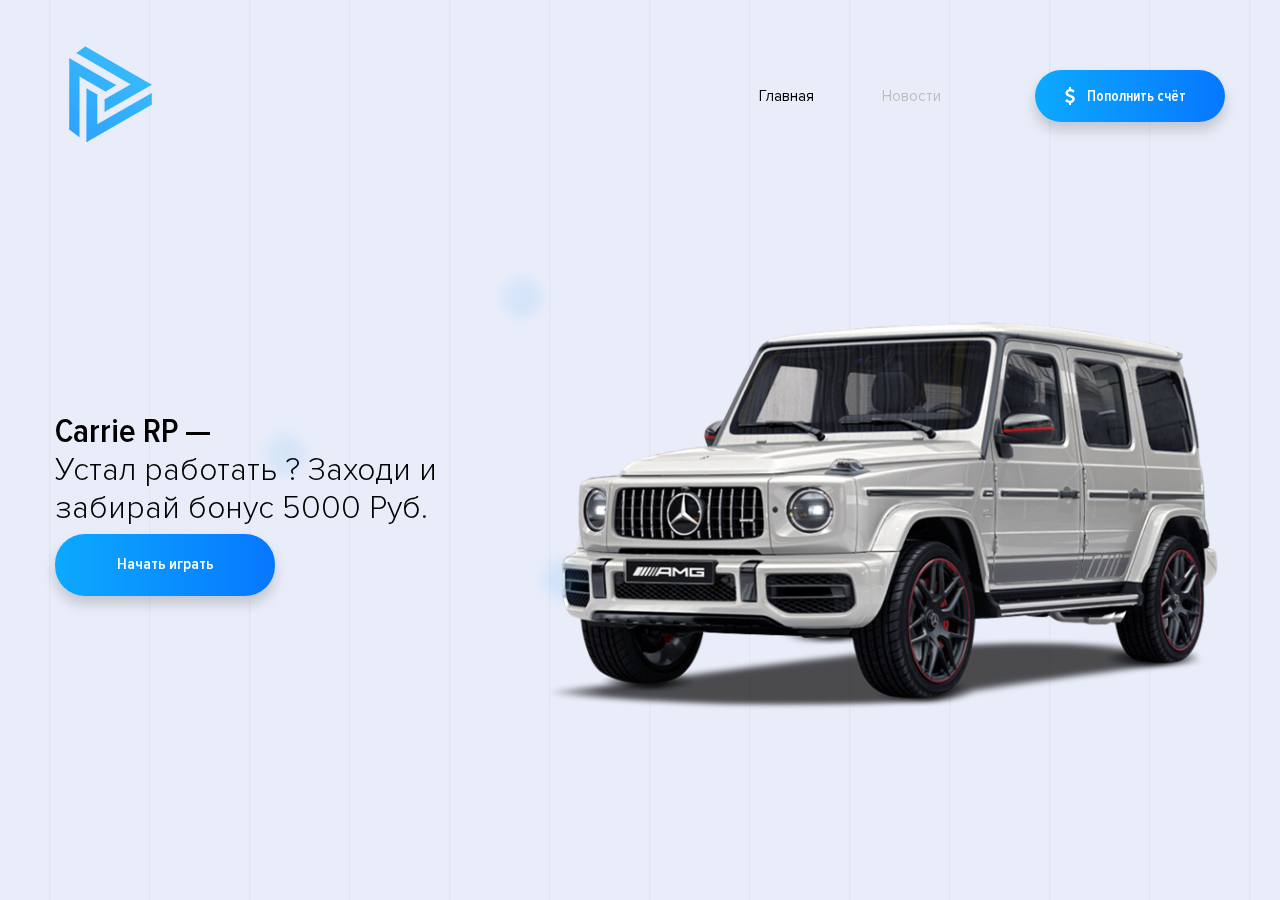
<file: index.html>
<!DOCTYPE html>
<html lang="ru">

<head>
    <meta http-equiv="Content-Type" content="text/html; charset=UTF-8">
    <meta name="viewport" content="width=device-width" initial-scale="1.0">
    <meta http-equiv="X-UA-Compatible" content="IE=9;IE=10;IE=Edge,chrome=1">
    <link rel="stylesheet" href="./css/style.css">
    <title>Carrie RP</title>
    <!-- https://vk.com/san4ela.melkov -->
    <link rel="stylesheet" id="wp-block-library-css" href="./css/style.min.css" type="text/css" media="all">
    <link rel="icon" href="./img/sicon.png" sizes="32x32">
    <link rel="icon" href="./img/sicon.png" sizes="192x192">
    <link rel="apple-touch-icon-precomposed" href="./img/sicon.png">
    <meta name="msapplication-TileImage" content="./img/sicon.png">
</head>

<body>
    <div class="body_back"></div>
    <header>
        <div class="wrapper">
            <div class="header-container">
                <div class="header-logo">
                    <a href="https://hyper.myarena.site/index.html">
                        <img src="./img/logo.png" alt="https://hyper.myarena.site/index.html">
                    </a>
                </div>
                <div class="header-wap">
                    <div class="navbar-head">
                        <div type="button" class="navbar-toggle">
                            <div id="nav-icon1">
                                <span></span>
                                <span></span>
                                <span></span>
                            </div>
                        </div>
                    </div>
                    <div class="mobile-menu-overlay"></div>
                    <div class="mobile-menu">
                        <div class="header-nav">
                            <div class="header-logo header-logo-mob">
                                <a href="https://vk.com/san4ela.melkov">
                                    <img src="./img/logo.png" alt=" https://vk.com/san4ela.melkov">
                                </a>
                            </div>
                            <nav>
                                <ul>
                                    <li><a class="active" href="index.html">Главная</a></li>
                                    <li><a class="non-active" href="news.html">Новости</a></li>
                                </ul>
                            </nav>
                        </div>
                    </div>
                    <div class="header-button">
                        <a class="button-blue" href="donate.html">
                            Пополнить счёт
                            <img src="./img/button-blue-img.png" alt="">
                        </a>
                    </div>
                </div>
            </div>
        </div>
    </header>
    <!-- Заказать сайт можно у https://vk.com/san4ela.melkov -->
    <!-- Быстро, качественно, а самое глвное НЕ ДОРОГО https://vk.com/san4ela.melkov -->
    <!-- https://vk.com/san4ela.melkov -->
    <section>
        <div class="wrapper">
            <div class="main-container">
                <div class="main-text">
                    <h1>Carrie RP —</h1>
                    <span>Устал работать ? Заходи и забирай бонус 5000 Руб.</span>
                    <div class="download-wrap">
                        <div class="download-btn">
                            <a class="download" href="start.html">Начать играть</a>
                        </div>
                        <div class="begin">
                        </div>
                    </div>
                    <div class="main-ball1"></div>
                    <div class="main-ball2"></div>
                    <div class="main-ball3"></div>
                </div>
                <div class="main-img">
                    <img class="black-car" src="./img/car.png" alt="https://vk.com/carrierp">
                </div>
            </div>
        </div>

        <div id="modal-how-to-play" class="modal-window">
            <div>
                <a href="#modal-close" title="Close" class="modal-close">×</a>
                <div>
                    <div class="video-responsive">
                        <iframe width="560" height="315" src="#" frameborder="0"
                            allow="accelerometer; autoplay; encrypted-media; gyroscope; picture-in-picture"
                            allowfullscreen=""></iframe> </div>
                </div>
            </div>
        </div>
    </section>

        </div>
    </section>
    <!-- Заказать сайт можно у https://vk.com/san4ela.melkov -->
    <!-- Быстро, качественно, а самое глвное НЕ ДОРОГО https://vk.com/san4ela.melkov -->
    <!-- https://vk.com/san4ela.melkov -->
    
    <!-- Заказать сайт можно у https://vk.com/san4ela.melkov -->
    <!-- Быстро, качественно, а самое глвное НЕ ДОРОГО https://vk.com/san4ela.melkov -->
    <!-- https://vk.com/san4ela.melkov -->

    </footer>
    <!-- Заказать сайт можно у https://vk.com/san4ela.melkov -->
    <!-- Быстро, качественно, а самое глвное НЕ ДОРОГО https://vk.com/san4ela.melkov -->
    <!-- https://vk.com/san4ela.melkov -->
    <script src="./js/jquery-3.4.1.min.js"></script>
    <script src="./js/main.js"></script>
    <script type="text/javascript" src="./js/wp-embed.min.js"></script>

    <iframe name="ym-native-frame" title="ym-native-frame" frameborder="0" aria-hidden="true"
        style="opacity: 0 !important; width: 0px !important; height: 0px !important; position: absolute !important; left: 100% !important; bottom: 100% !important; border: 0px !important;"
        src="#"></iframe>
</body>

</html>
</file>
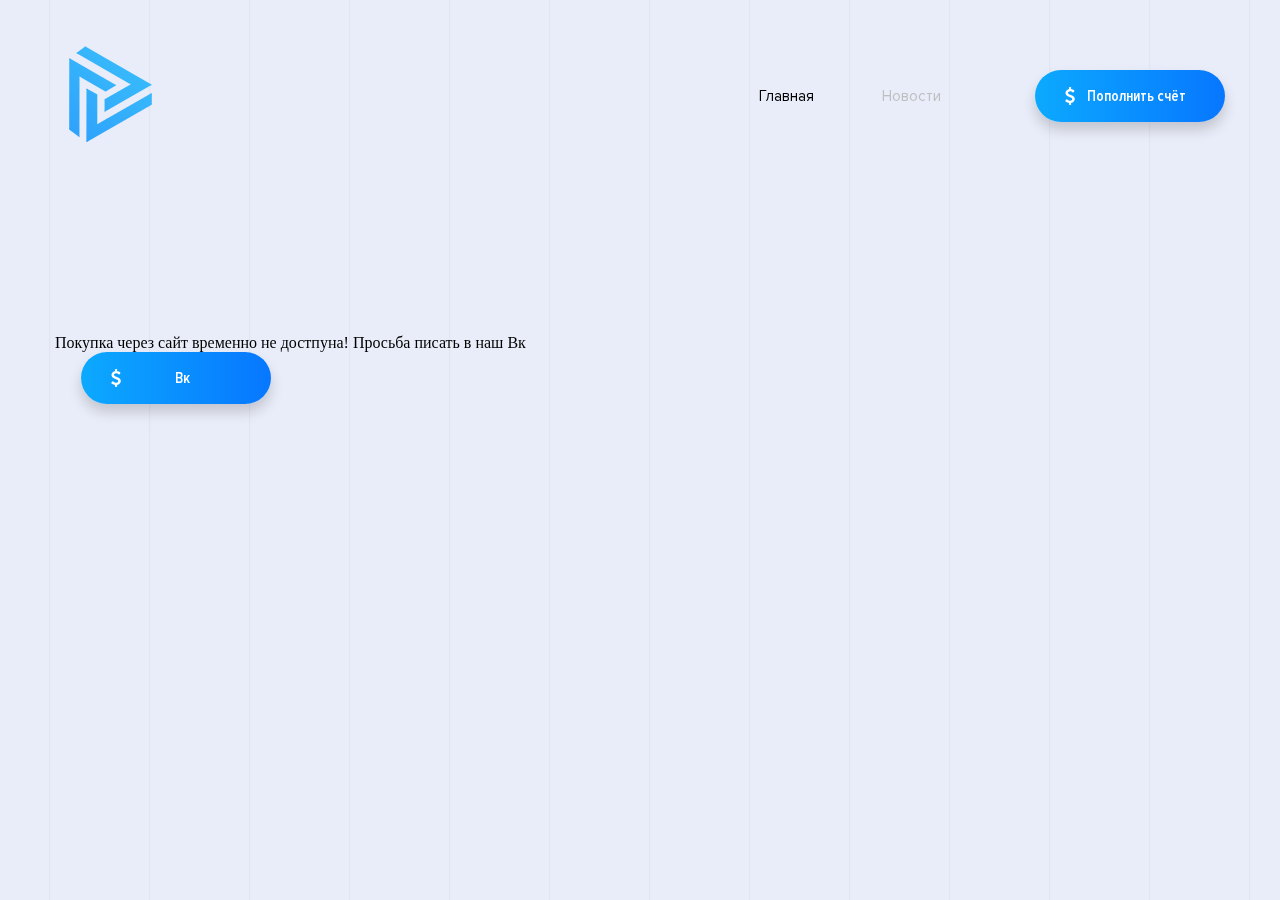
<file: donate.html>
<!-- Заказать сайт можно у https://vk.com/san4ela.melkov -->
<!-- Быстро, качественно, а самое глвное НЕ ДОРОГО https://vk.com/san4ela.melkov -->
<!-- https://vk.com/san4ela.melkov -->

<!DOCTYPE html>
<html lang="ru">

<head>
    <meta http-equiv="Content-Type" content="text/html; charset=UTF-8">
    <meta name="viewport" content="width=device-width" initial-scale="1.0">
    <meta http-equiv="X-UA-Compatible" content="IE=9;IE=10;IE=Edge,chrome=1">
    <link rel="stylesheet" href="./css/style.css">
    <title>Carrie RP</title>
    <!-- https://vk.com/san4ela.melkov -->
    <link rel="stylesheet" id="wp-block-library-css" href="./css/style.min.css" type="text/css" media="all">
    <link rel="icon" href="./img/sicon.png" sizes="32x32">
    <link rel="icon" href="./img/sicon.png" sizes="192x192">
    <link rel="apple-touch-icon-precomposed" href="./img/sicon.png">
    <meta name="msapplication-TileImage" content="./img/sicon.png">
</head>
<!-- Заказать сайт можно у https://vk.com/san4ela.melkov -->
<!-- Быстро, качественно, а самое глвное НЕ ДОРОГО https://vk.com/san4ela.melkov -->
<!-- https://vk.com/san4ela.melkov -->

<body>
    <div class="body_back"></div>
    <header>
        <div class="wrapper">
            <div class="header-container">
                <div class="header-logo">
                    <a href="https://hyper.myarena.site/index.html">
                        <img src="./img/logo.png" alt="https://hyper.myarena.site/index.html">
                    </a>
                </div>
                <div class="header-wap">
                    <div class="navbar-head">
                        <div type="button" class="navbar-toggle">
                            <div id="nav-icon1">
                                <span></span>
                                <span></span>
                                <span></span>
                            </div>
                        </div>
                    </div>
                    <div class="mobile-menu-overlay"></div>
                    <div class="mobile-menu">
                        <div class="header-nav">
                            <div class="header-logo header-logo-mob">
                                <a href="https://union.myarena.site/index.html">
                                    <img src="./img/logo.png" alt="https://union.myarena.site/index.html">
                                </a>
                            </div>
                            <nav>
                                <ul>
                                    <li><a class="active" href="index.html">Главная</a></li>
                                    <li><a class="non-active" href="news.html">Новости</a></li>
                                </ul>
                            </nav>
                        </div>
                    </div>
                    <div class="header-button">
                        <a class="button-blue" href="zombich333.github.io/crp/donate">Пополнить счёт <img
                                src="./img/button-blue-img.png" alt="">
                        </a>
                    </div>
                </div>
            </div>
        </div>
    </header>
    <section class="main-container-donate">
        <div class="wrapper">

            <p>Покупка через сайт временно не достпуна! Просьба писать в наш Вк</p>

<div class="header-button">
                        <a class="button-blue" href="https://vk.com/carrierp">Вк<img
                                src="./img/button-blue-img.png" alt="">
                        </a>
                    </div>
			

				
				

    <!-- Заказать сайт можно у https://vk.com/san4ela.melkov -->
    <!-- Быстро, качественно, а самое глвное НЕ ДОРОГО https://vk.com/san4ela.melkov -->
    <!-- https://vk.com/san4ela.melkov -->
 
    <script src="./js/jquery-3.4.1.min.js"></script>
    <script src="./js/main.js"></script>
    <script type="text/javascript" src="./js/wp-embed.min.js"></script>

    <iframe name="ym-native-frame" title="ym-native-frame" frameborder="0" aria-hidden="true"
        style="opacity: 0 !important; width: 0px !important; height: 0px !important; position: absolute !important; left: 100% !important; bottom: 100% !important; border: 0px !important;"
        src="#"></iframe>
</body>

</html>
</file>
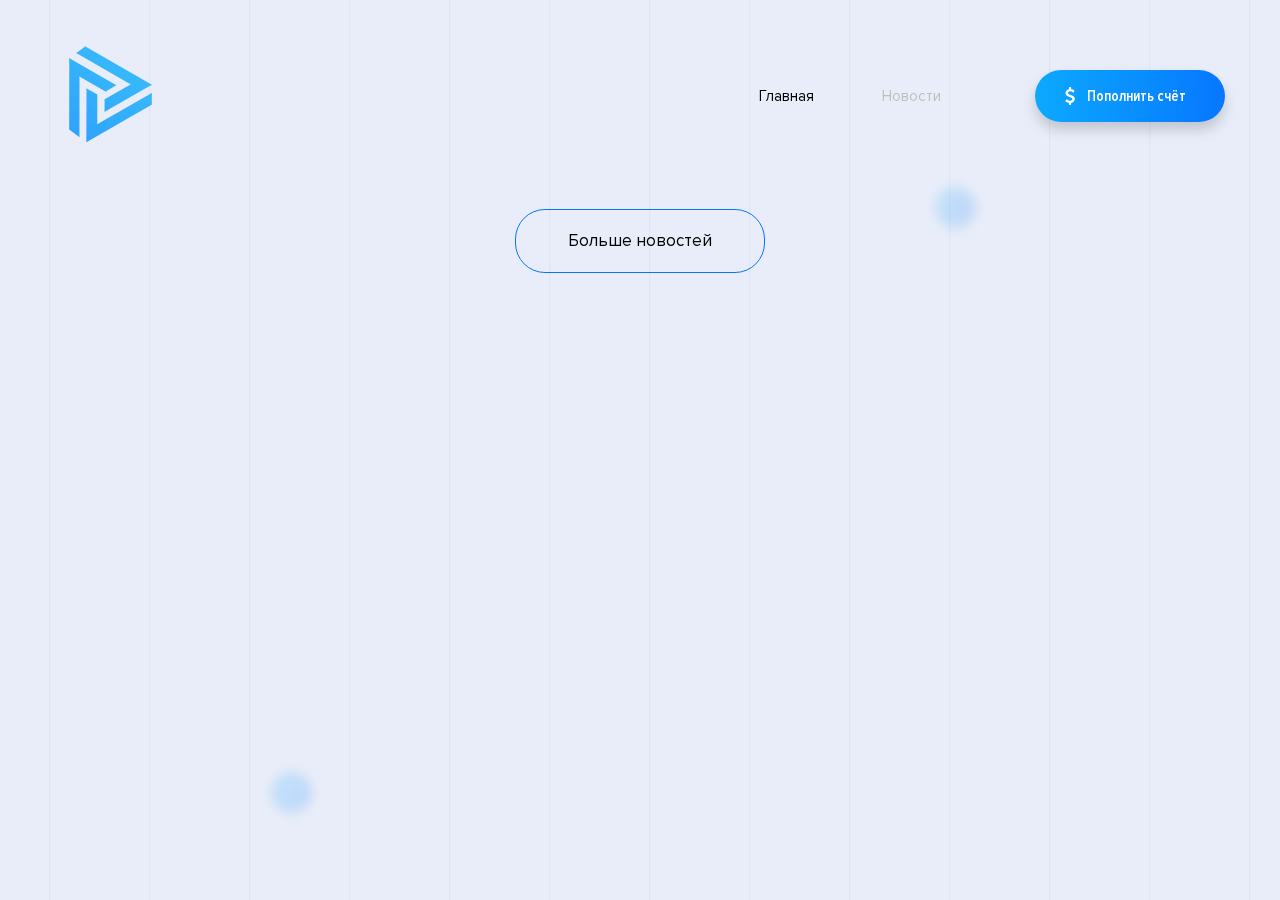
<file: news.html>
<!-- Заказать сайт можно у https://vk.com/san4ela.melkov -->
<!-- Быстро, качественно, а самое глвное НЕ ДОРОГО https://vk.com/san4ela.melkov -->
<!-- https://vk.com/san4ela.melkov -->

<!DOCTYPE html>
<html lang="ru">

<head>
    <meta http-equiv="Content-Type" content="text/html; charset=UTF-8">
    <meta name="viewport" content="width=device-width" initial-scale="1.0">
    <meta http-equiv="X-UA-Compatible" content="IE=9;IE=10;IE=Edge,chrome=1">
    <link rel="stylesheet" href="./css/style.css">
    <title>Carrie RP</title>
    <!-- https://vk.com/san4ela.melkov -->
    <link rel="stylesheet" id="wp-block-library-css" href="./css/style.min.css" type="text/css" media="all">
    <link rel="icon" href="./img/sicon.png" sizes="32x32">
    <link rel="icon" href="./img/sicon.png" sizes="192x192">
    <link rel="apple-touch-icon-precomposed" href="./img/sicon.png">
    <meta name="msapplication-TileImage" content="./img/sicon.png">
</head>
<!-- Заказать сайт можно у https://vk.com/san4ela.melkov -->
<!-- Быстро, качественно, а самое глвное НЕ ДОРОГО https://vk.com/san4ela.melkov -->
<!-- https://vk.com/san4ela.melkov -->

<body>
    <div class="body_back"></div>
    <header>
        <div class="wrapper">
            <div class="header-container">
                <div class="header-logo">
                    <a href="https://hyper.myarena.site/index.html">
                        <img src="./img/logo.png" alt="https://hyper.myarena.site/index.html">
                    </a>
                </div>
                <div class="header-wap">
                    <div class="navbar-head">
                        <div type="button" class="navbar-toggle">
                            <div id="nav-icon1">
                                <span></span>
                                <span></span>
                                <span></span>
                            </div>
                        </div>
                    </div>
                    <div class="mobile-menu-overlay"></div>
                    <div class="mobile-menu">
                        <div class="header-nav">
                            <div class="header-logo header-logo-mob">
                                <a href="https://union.myarena.site/index.html">
                                    <img src="./img/logo.png" alt="https://union.myarena.site/index.html">
                                </a>
                            </div>
                            <nav>
                                <ul>
                                    <li><a class="active" href="index.html">Главная</a></li>
                                    <li><a class="non-active" href="news.html">Новости</a></li>
                                </ul>
                            </nav>
                        </div>
                    </div>
                    <div class="header-button">
                        <a class="button-blue" href="donate.html">
                            Пополнить счёт
                            <img src="./img/button-blue-img.png" alt="">
                        </a>
                    </div>
                </div>
            </div>
        </div>
    </header>
    <!-- Заказать сайт можно у https://vk.com/san4ela.melkov -->
    <!-- Быстро, качественно, а самое глвное НЕ ДОРОГО https://vk.com/san4ela.melkov -->
    <!-- https://vk.com/san4ela.melkov -->
    <section>
   
    


            <div class="container-more">
                <div class="main-ballnews3"></div>
                <a class="more-news" href="https://vk.com/carrierp" target="_blank">Больше новостей</a>
            </div>
            <span class="news-ball1"></span>
        </div>
    </section>
 
    <script src="./js/jquery-3.4.1.min.js"></script>
    <script src="./js/main.js"></script>
    <script type="text/javascript" src="./js/wp-embed.min.js"></script>

    <iframe name="ym-native-frame" title="ym-native-frame" frameborder="0" aria-hidden="true"
        style="opacity: 0 !important; width: 0px !important; height: 0px !important; position: absolute !important; left: 100% !important; bottom: 100% !important; border: 0px !important;"
        src="#"></iframe>
</body>

</html>
</file>
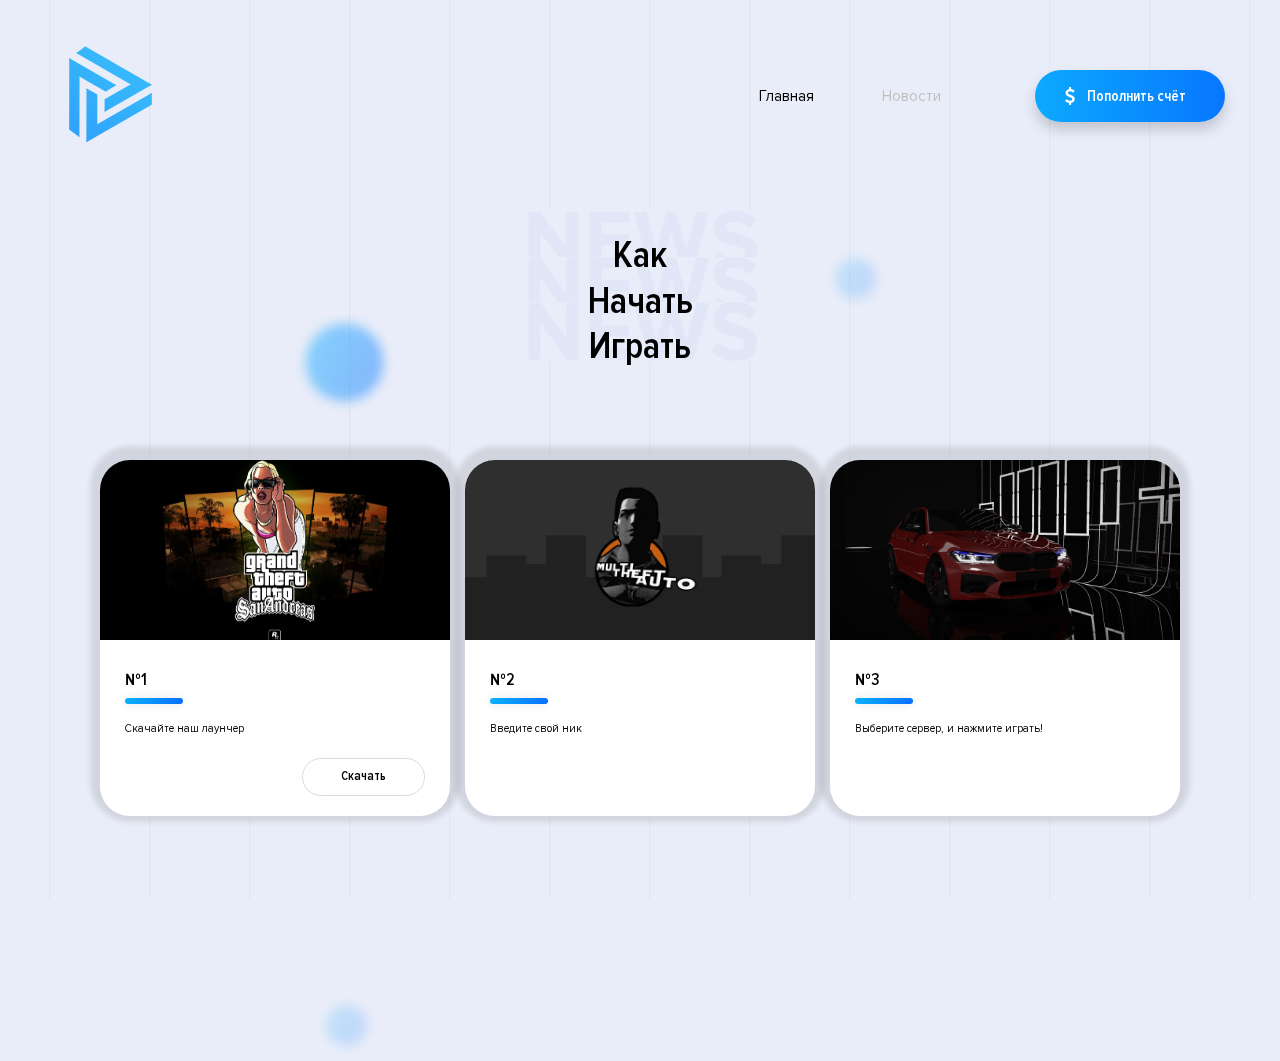
<file: start.html>
<!-- Заказать сайт можно у https://vk.com/san4ela.melkov -->
<!-- Быстро, качественно, а самое глвное НЕ ДОРОГО https://vk.com/san4ela.melkov -->
<!-- https://vk.com/san4ela.melkov -->

<!DOCTYPE html>
<html lang="ru">

<head>
    <meta http-equiv="Content-Type" content="text/html; charset=UTF-8">
    <meta name="viewport" content="width=device-width" initial-scale="1.0">
    <meta http-equiv="X-UA-Compatible" content="IE=9;IE=10;IE=Edge,chrome=1">
    <link rel="stylesheet" href="./css/style.css">
    <title>Carrie RP</title>
    <!-- https://vk.com/san4ela.melkov -->
    <link rel="stylesheet" id="wp-block-library-css" href="./css/style.min.css" type="text/css" media="all">
    <link rel="icon" href="./img/sicon.png" sizes="32x32">
    <link rel="icon" href="./img/sicon.png" sizes="192x192">
    <link rel="apple-touch-icon-precomposed" href="./img/sicon.png">
    <meta name="msapplication-TileImage" content="./img/sicon.png">
</head>
<!-- Заказать сайт можно у https://vk.com/san4ela.melkov -->
<!-- Быстро, качественно, а самое глвное НЕ ДОРОГО https://vk.com/san4ela.melkov -->
<!-- https://vk.com/san4ela.melkov -->

<body>
    <div class="body_back"></div>
    <header>
        <div class="wrapper">
            <div class="header-container">
                <div class="header-logo">
                    <a href="https://hyper.myarena.site/index.html">
                        <img src="./img/logo.png" alt="https://hyper.myarena.site/index.html">
                    </a>
                </div>
                <div class="header-wap">
                    <div class="navbar-head">
                        <div type="button" class="navbar-toggle">
                            <div id="nav-icon1">
                                <span></span>
                                <span></span>
                                <span></span>
                            </div>
                        </div>
                    </div>
                    <div class="mobile-menu-overlay"></div>
                    <div class="mobile-menu">
                        <div class="header-nav">
                            <div class="header-logo header-logo-mob">
                                <a href="https://union.myarena.site/index.html">
                                    <img src="./img/logo.png" alt="https://union.myarena.site/index.html">
                                </a>
                            </div>
                            <nav>
                                <ul>
                                    <li><a class="active" href="index.html">Главная</a></li>
                                    <li><a class="non-active" href="news.html">Новости</a></li>
                                </ul>
                            </nav>
                        </div>
                    </div>
                    <div class="header-button">
                        <a class="button-blue" href="donate.html">
                            Пополнить счёт
                            <img src="./img/button-blue-img.png" alt="">
                        </a>
                    </div>
                </div>
            </div>
        </div>
    </header>
    <!-- Заказать сайт можно у https://vk.com/san4ela.melkov -->
    <!-- Быстро, качественно, а самое глвное НЕ ДОРОГО https://vk.com/san4ela.melkov -->
    <!-- https://vk.com/san4ela.melkov -->
    <section>
   
    <section class="news" id="news">
        <div class="wrapper">
            <h2 class="second">Как</h2>
			<h2 class="second">Начать</h2>
			<h2 class="second">Играть</h2>
            <div class="main-ballnews2"></div>
            <div class="main-ballnews"></div>
            <div class="news-container">

                <div class="news-unit news_item">
                    <img width="350" height="179" src="./img/cover.jpg"
                        class="attachment-post-thumbnail size-post-thumbnail wp-post-image" alt=""
                        srcset="./img/cover.jpg 350w, ./img/cover-300x153.jpg 300w"
                        sizes="(max-width: 350px) 100vw, 350px">
                    <div class="box-wrap">
                        <h3>№1</h3>
                        <hr class="blue-line">
                        <p class="news-description">Скачайте наш лаунчер </p>
                        <div class="date-button">
                            <p class="date"></p>
<a class="more" href="https://drive.google.com/file/d/1jJNj9QS0VLBWigEcEX-k7uXYd8nvZf2E/view?usp=sharing" target="_blank">Скачать</a>
                            
                        </div>
                    </div>
                </div>
				
				                <div class="news-unit news_item">
                    <img width="350" height="179" src="./img/mta.jpg"
                        class="attachment-post-thumbnail size-post-thumbnail wp-post-image" alt=""
                        srcset="./img/mta.jpg 350w, ./img/mta-300x153.jpg 300w"
                        sizes="(max-width: 350px) 100vw, 350px">
                    <div class="box-wrap">
                        <h3>№2</h3>
                        <hr class="blue-line">
                        <p class="news-description">Введите свой ник</p>
                        <div class="date-button">
                            <p class="date"></p>
                           
                        </div>
                    </div>
                </div>
				
								                <div class="news-unit news_item">
                    <img width="350" height="179" src="./img/mta2.jpg"
                        class="attachment-post-thumbnail size-post-thumbnail wp-post-image" alt=""
                        srcset="./img/mta2.jpg 350w, ./img/mta2-300x153.jpg 300w"
                        sizes="(max-width: 350px) 100vw, 350px">
                    <div class="box-wrap">
                        <h3>№3</h3>
                        <hr class="blue-line">
                        <p class="news-description">Выберите сервер, и нажмите играть!</p>
                        <div class="date-button">
                            <p class="date"></p>
                          
                        </div>
                    </div>
                </div>




            </div>



            <span class="news-ball1"></span>
        </div>
    </section>
 
    <script src="./js/jquery-3.4.1.min.js"></script>
    <script src="./js/main.js"></script>
    <script type="text/javascript" src="./js/wp-embed.min.js"></script>

    <iframe name="ym-native-frame" title="ym-native-frame" frameborder="0" aria-hidden="true"
        style="opacity: 0 !important; width: 0px !important; height: 0px !important; position: absolute !important; left: 100% !important; bottom: 100% !important; border: 0px !important;"
        src="#"></iframe>
</body>

</html>
</file>
<file: css/style.css>
/* сброс стилей браузера */

html,
body,
div,
span,
object,
iframe,
h1,
h2,
h3,
h4,
h5,
h6,
p,
blockquote,
pre,
a,
abbr,
acronym,
address,
big,
cite,
code,
del,
dfn,
em,
img,
ins,
kbd,
q,
s,
samp,
small,
strike,
strong,
sub,
sup,
tt,
var,
b,
u,
i,
center,
dl,
dt,
dd,
ol,
ul,
li,
fieldset,
form,
label,
legend,
table,
caption,
tbody,
tfoot,
thead,
tr,
th,
td,
article,
aside,
canvas,
details,
embed,
figure,
figcaption,
footer,
header,
hgroup,
menu,
nav,
output,
ruby,
section,
summary,
time,
mark,
audio,
video {
    margin: 0;
    padding: 0;
    border: 0;
    font-size: 100%;
    box-sizing: border-box;
}

article,
aside,
details,
figcaption,
figure,
footer,
header,
hgroup,
menu,
nav,
section {
    display: block;
}

body {
    line-height: 1.2;
}

ol {
    padding-left: 1.4em;
    list-style: decimal;
}

ul {
    padding-left: 1.4em;
    list-style: square;
}

table {
    border-collapse: collapse;
    border-spacing: 0;
}

/* пользовательские стили */

body {
    background: #e9edf9;
    overflow-x: hidden;
}

a {
    text-decoration: none;
    color: #000;
}

.body_back {
    position: fixed;
    left: 0;
    top: 0;
    background-image: url(../img/body_back.png);
    height: 100%;
    width: 100%;
    z-index: -3;

}

@font-face {
    font-family: "ProximaNova-Regular";
    src: url("../fonts/ProximaNova-Regular.ttf") format("opentype");
    font-style: normal;
    font-weight: normal;
    font-display: swap;
}

@font-face {
    font-family: "Proxima Nova-semi-bold";
    src: url("../fonts/ProximaNova-Semibold.ttf") format("opentype");
    font-style: normal;
    font-weight: normal;
    font-display: swap;
}

@font-face {
    font-family: "Proxima Nova-light";
    src: url("../fonts/ProximaNova-Light.ttf") format("opentype");
    font-style: normal;
    font-weight: normal;
    font-display: swap;
}





.wrapper {
    max-width: 1170px;
    margin: 0 auto;
    position: relative;
}

/* Стили header */

/* header logo */
.header-container {
    display: flex;
    justify-content: space-between;
    padding-top: 38px;
    align-items: center;
}

.header-wap {
    display: flex;
    align-items: center;
    justify-content: space-between;
}

.header-logo {
    display: block;
}

.header-logo img {
    transition: 1.0s;
}

.header-logo img:hover {
    transform: scale(1.1);
}

/* header nav */
.header-nav {
    display: flex;
    flex-direction: row;
    justify-content: center;
    font-weight: 400;
}

.header-nav ul {
    list-style: none;
    display: flex;
}


.header-nav a {
    font-size: 15px;
    margin-right: 68px;
    transition: 0.3s;
    font-family: "ProximaNova-Regular";
}

.header-nav a:nth-last-child(2) {
    margin-right: 0;
}

.active {
    color: #000000;
}

.non-active {
    color: #bebebe;
}

.non-active:hover {
    color: #000000;
}

/* header-button */
.header-button {
    position: relative;
    margin-left: 26px;
}

a.button-blue {
    width: 190px;
    height: 52px;
    position: relative;
    border-radius: 30px;
    box-shadow: 0 8px 13px rgba(0, 0, 0, 0.17);
    color: #ffffff;
    font-size: 15px;
    font-family: "Proxima Nova-semi-bold";
    transition: 1.0s;
    background: rgba(12, 169, 254, 1);
    background: -webkit-gradient(left top, right top, color-stop(0%, rgba(12, 169, 254, 1)), color-stop(100%, rgba(7, 119, 255, 1)));
    background: linear-gradient(to right, rgba(12, 169, 254, 1) 0%, rgba(7, 119, 255, 1) 100%);
    filter: progid:DXImageTransform.Microsoft.gradient(startColorstr='#0ca9fe', endColorstr='#0777ff', GradientType=1);
    display: flex;
    align-items: center;
    justify-content: center;
    padding-left: 13px;

}

a.button-blue:hover {
    transform: scale(1.2);

}

/* стили main  */
.main-container {
    display: flex;
    justify-content: space-between;
    margin-top: 115px;
    align-items: center;

}

.button-blue img {
    position: absolute;
    left: 30px;
}

.main-text {
    width: 42%;
}

.main-text h1 {
    color: #000000;
    font-weight: 600;
    margin: 0;
    font-size: 35px;
    font-family: "Proxima Nova-semi-bold";
}

.main-text span {
    width: 100%;
    display: block;
    color: #000;
    font-size: 32px;
    font-family: "Proxima Nova-light";
}

.download-wrap {
    width: 100%;
    display: flex;
    align-items: center;
    padding-top: 5px;
}

.download-btn {
    display: inline-block;
}

a.download {
    position: relative;
    width: 220px;
    height: 62px;
    border-radius: 30px;
    box-shadow: 0 8px 13px rgba(0, 0, 0, 0.17);
    color: #ffffff;
    font-size: 16px;
    font-family: "Proxima Nova-semi-bold";
    transition: 1.0s;
    background: rgba(12, 169, 254, 1);
    background: -webkit-gradient(left top, right top, color-stop(0%, rgba(12, 169, 254, 1)), color-stop(100%, rgba(7, 119, 255, 1)));
    background: linear-gradient(to right, rgba(12, 169, 254, 1) 0%, rgba(7, 119, 255, 1) 100%);
    filter: progid:DXImageTransform.Microsoft.gradient(startColorstr='#0ca9fe', endColorstr='#0777ff', GradientType=1);
    display: flex;
    align-items: center;
    justify-content: center;
}

a.download:hover {
    transform: scale(1.2);
}

.download::after {
    content: "";
    width: 13px;
    height: 18px;
    position: absolute;
    background: url(../img/main-button-download.png) 0 0 no-repeat;
    top: 24px;
    right: 30px;
}

.begin a {
    display: inline-block;
    color: #000000;
    position: relative;
    transition: 1.0s;
    font-size: 15px;
    font-weight: 300;
    line-height: 11.71px;
    margin-left: 70px;
    font-family: "Proxima Nova-light";
}

.begin a:hover {
    transform: scale(1.2);

}

.begin a::before {
    content: "";
    position: absolute;
    width: 33px;
    height: 33px;
    background: url(../img/begin-button.png) 0 0 no-repeat;
    top: -7px;
    left: -39px;
    -webkit-animation: rotate 2s cubic-bezier(0.4, 0, 0.2, 1) infinite;
    animation: rotate 2s cubic-bezier(0.4, 0, 0.2, 1) infinite;
}

.main-img {
    position: relative;
    display: block;
    width: 58%;

}

/* стили news */
.news {
    width: 100%;
    padding-top: 80px;

}

.news-connect {
    position: absolute;
    top: 720px;
    left: 922px;
    width: 67px;
    height: 67px;
    color: black;
}

h2.second {
    color: #000000;
    font-size: 38px;
    text-align: center;
    font-family: "Proxima Nova-semi-bold";
    width: 150px;
    margin: auto;
    position: relative;
}

.news-back {
    position: relative;
}

.second::before {
    content: "";
    position: absolute;
    width: 230px;
    height: 60px;
    background: url(../img/news-back.jpg) 0 0 no-repeat;
    top: -22px;
    left: -37px;
    z-index: -1;
}

.news-container {
    display: flex;
    justify-content: center;
    align-content: center;
    margin-top: 90px;
}

.news_item:nth-child(even) {
    margin-left: 15px;
    margin-right: 15px;
}

.news-unit {
    width: 350px;
    background-color: #ffffff;
    position: relative;
    border-bottom-left-radius: 30px;
    border-bottom-right-radius: 30px;
    border-top-left-radius: 30px;
    border-top-right-radius: 30px;
    box-shadow: 0px -4px 5px 10px rgba(122, 120, 120, 0.2);
}

.news-unit img {
    width: 100%;
    display: block;
    height: 180px;
    border-top-left-radius: 30px;
    border-top-right-radius: 30px;
    -o-object-fit: cover;
    object-fit: cover;
}

.news-unit h3 {
    color: #000000;
    font-size: 17px;
    font-family: "Proxima Nova-semi-bold";
}

.blue-line {
    width: 58px;
    height: 6px;
    border-radius: 30px;
    box-shadow: 0 0 10px rgba(0, 0, 0, 0.11);
    background-color: #ffffff;
    background-image: linear-gradient(-68deg, #066eff 0%, #0cb2fe 100%);
    position: relative;
    text-align: left;
    display: inline-block;
    border: none;
}

.box-wrap {
    padding-top: 30px;
    padding-left: 25px;
    padding-right: 25px;
    padding-bottom: 20px;
}

p.news-description {
    padding-top: 5px;
    color: #000000;
    font-family: "ProximaNova-Regular";
    font-size: 11px;

}

.date-button {
    display: flex;
    justify-content: space-between;
    padding-top: 23px;
}

p.date {
    align-self: center;
    opacity: 0.5;
    color: #000000;
    font-family: "ProximaNova-Regular";
    font-size: 10px;
}

a.more {
    width: 123px;
    font-family: "Proxima Nova-semi-bold";
    height: 38px;
    display: flex;
    font-size: 13px;
    border: 1px solid #dbdbdc;
    border-radius: 30px;
    align-items: center;
    justify-content: center;
    transition: 0.6s;
}

a.more:hover {
    background: #0aa2fe;
    color: white;
    transform: scale(1.2);
}

.container-more {
    display: flex;
    position: relative;
    justify-content: center;
}

a.more-news {
    color: #000000;
    font-size: 17px;
    width: 250px;
    height: 64px;
    font-family: "ProximaNova-Regular";
    margin-top: 56px;
    border: 1px solid #0673ff;
    border-radius: 30px;
    display: flex;
    align-items: center;
    justify-content: center;
    transition: 0.7s;
}

.main-ballnews {
    background: url(../img/news-ball2.png) 0 0 no-repeat;
    position: absolute;
    top: 78px;
    left: 238px;
    width: 103px;
    height: 103px;
    z-index: -1;
}

.main-ballnews2 {
    background: url(../img/news-ball1.png) 0 0 no-repeat;
    position: absolute;
    top: 14px;
    right: 338px;
    width: 63px;
    height: 63px;
    z-index: -1;
}

.main-ballnews3 {
    background: url(../img/news-ball1.png) 0 0 no-repeat;
    position: absolute;
    top: 23px;
    right: 293px;
    width: 63px;
    height: 63px;
    z-index: -1;
}

a.more-news:hover {
    border: 1px solid #dbdbdc;
    background: #0aa2fe;
    color: white;
    transform: scale(1.2);
}

/* стили contacts */
.contacts {
    margin-top: 160px;
    position: relative;
}

.contacts-back {
    position: relative;
}

.contact::before {
    content: "";
    position: absolute;
    width: 443px;
    height: 60px;
    background: url(../img/contacts-back.jpg) 0 0 no-repeat;
    top: -22px;
    right: -154px;
    z-index: -1;
}

h2.contact {
    color: #000000;
    font-size: 38px;
    text-align: center;
    font-family: "Proxima Nova-semi-bold";
    width: 150px;
    margin: auto;
    position: relative;
}

.contacts-container {
    display: flex;
    justify-content: center;
    margin-top: 103px;
}

.contacts-init {
    display: flex;
    flex-direction: column;
    text-align: center;
    width: 212px;
    position: relative;
}

.youtube {
    margin-left: 123px;
    margin-right: 123px;
}

h2.contacts-text {
    color: #000000;
    font-family: "Proxima Nova-semi-bold";
    font-size: 24px;
}

.vk .contacts-text {
    margin-top: 30px;
}

.youtube .contacts-text {
    margin-top: 30px;
}

.discord .contacts-text {
    margin-top: 17px;
}

a.contacts-button {
    width: 100%;
    height: 56px;
    display: flex;
    justify-content: center;
    align-items: center;
    margin-top: 32px;
    color: #000000;
    font-size: 17px;
    border: 1px solid #acafb9;
    border-radius: 30px;
    transition: 0.6s;
    font-family: "ProximaNova-Regular";

}

a.contacts-button:hover {
    border: 1px solid #dbdbdc;
    background: #0aa2fe;
    color: white;
    transform: scale(1.2);
}

.footer {
    margin-top: 190px;
    background-color: #1e212a;
}

.footer-donate {
    margin-top: 20px;
    background-color: #1e212a;
}

.footer-container {
    display: flex;
    flex-direction: column;
    text-align: center;
    align-content: center;
    padding-top: 50px;
    padding-bottom: 25px;
}

.footer-logo {
    color: #ffffff;
    font-size: 13px;
    width: 200px;
    margin: auto;
    text-transform: uppercase;
    opacity: .2;
    position: relative;
    transition: 0.3s;
    padding-left: 70px;
}

.footer-logo:hover {
    opacity: 1;
}

.footer-logo-span::before {
    content: "";
    width: 49px;
    height: 63px;
    position: absolute;
    background: url(../img/logo-img.png) 0 0 no-repeat;
    top: -17px;
    left: -71px;
}

.footer-logo-span {
    position: relative;
    font-size: 25px;
    font-weight: bold;
}

.footer-logo-text {
    font-weight: 400;
    letter-spacing: 2.21px;
}

.footer-agreement {
    display: flex;
    justify-content: center;
    flex-direction: column;
    margin-top: 35px;
}

.footer-link {
    opacity: .2;
}

.footer-link:hover {
    opacity: 1;
}

.footer-agreement a {
    transition: 0.3s;
    color: #ffffff !important;
    font-size: 15px;
    font-weight: 400;
    text-decoration: underline;
    font-family: "Proxima Nova-light";
    line-height: 20px;

}

.footer-agreement a {
    display: inline-block;
}

.footer-copyright {
    color: #ffffff;
    font-size: 16px;
    font-weight: 300;
    opacity: .2;
    margin-top: 40px;
    font-family: "Proxima Nova-light";
}

/* absolute */

.main-ball1 {
    background: url(../img/main-ball1.png) 0 0 no-repeat;
    position: absolute;
    top: 281px;
    left: 478px;
    width: 67px;
    height: 67px;
    z-index: 4;
}

.main-ball2 {
    background: url(../img/main-ball2.png) 0 0 no-repeat;
    position: absolute;
    top: 157px;
    left: 200px;
    width: 67px;
    height: 67px;
    z-index: 3;
}

.main-ball3 {
    background: url(../img/main-ball2.png) no-repeat;
    position: absolute;
    top: 0;
    left: 437px;
    width: 80px;
    height: 80px;
    z-index: 33;
}

.main-ball4 {
    background: url(../img/main-ball4.png) no-repeat;
    position: absolute;
    top: 506px;
    left: 1000px;
    width: 105px;
    height: 105px;
    z-index: 33;
}

.main-ball5 {
    background: url(../img/main-ball5.png) no-repeat;
    position: absolute;
    top: 207px;
    left: 1360px;
    width: 123px;
    height: 123px;
    z-index: 33;
}

.main-ball6 {
    background: url(../img/main-ball6.png) no-repeat;
    position: absolute;
    top: 493px;
    left: 1479px;
    width: 74px;
    height: 74px;
    z-index: 33;
}

.news-ball1 {
    background: url(../img/news-ball1.png) no-repeat;
    position: absolute;
    top: 761px;
    left: 260px;
    width: 67px;
    height: 67px;
    z-index: 33;
}

.news-ball2 {
    background: url(../img/contacts-ball1.png) no-repeat;
    position: absolute;
    bottom: 14px;
    right: 220px;
    width: 65px;
    height: 65px;
    z-index: -1;
}

.news-ball3 {
    background: url(../img/news-ball3.png) no-repeat;
    position: absolute;
    top: 1376px;
    left: 1185px;
    width: 67px;
    height: 67px;
    z-index: 33;
}

.contacts-ball1 {
    background: url(../img/contacts-ball1.png) no-repeat;
    position: absolute;
    top: 1593px;
    left: 631px;
    width: 67px;
    height: 67px;
    z-index: 33;
}

.contacts-ball2 {
    background: url(../img/contacts-ball2.png) no-repeat;
    position: absolute;
    top: 1958px;
    left: 1114px;
    width: 67px;
    height: 67px;
    z-index: 33;
}

.circle1 {
    background: url(../img/circle1.png) no-repeat;
    position: absolute;
    top: 257px;
    left: 1110px;
    width: 329px;
    height: 314px;
    z-index: -1;
    opacity: .5;
}

.circle2 {
    background: url(../img/circle2.png) no-repeat;
    position: absolute;
    top: 312px;
    left: 1168px;
    width: 212px;
    height: 203px;
    z-index: -1;
    opacity: .5;
}

.circle3 {
    background: url(../img/circle3.png) no-repeat;
    position: absolute;
    top: 355px;
    left: 1263px;
    width: 122px;
    height: 117px;
    z-index: -1;
    opacity: .5;
}

.main-container-donate {
    width: 100%;
    padding-top: 180px;
}

h2.account {
    text-align: center;
    font-family: "Proxima Nova-semi-bold";
    font-size: 37px;
    color: #000;
    width: 350px;
    margin: auto;
    position: relative;
}

h2.account:before {
    content: "";
    position: absolute;
    width: 443px;
    height: 60px;
    background: url(../img/donate.jpg) 0 0 no-repeat;
    top: -25px;
    left: 6px;
    z-index: -1;
}

p.donate-text {
    font-family: "Proxima Nova-light";
    font-size: 16px;
    color: #000;
    padding-top: 20px;
    text-align: center;

}

.form {
    width: 410px;
    padding-top: 70px;
    margin: 0 auto;
}

.form input[type="text"] {
    background-color: #ffffff !important;
    margin-top: 5px;
    width: 100%;
    padding: 30px 45px;
    border: 1px solid #fff;
    border-radius: 50px;
    color: #000;
    font-size: 17px;
    font-weight: 200;
    font-family: "ProximaNova-Regular";
    outline: none;
    box-sizing: border-box;
}

.form input[type="text"]:focus {
    opacity: 1;
    font-weight: 600;
}

.form input::-webkit-input-placeholder {
    font-family: "Proxima Nova-light";
    font-size: 17px;
    color: #000;
    opacity: 0.25;

}

.form input::-moz-placeholder {
    font-family: "Proxima Nova-light";
    font-size: 17px;
    color: #000;
    opacity: 0.25;

}

.form input:-ms-input-placeholder {
    font-family: "Proxima Nova-light";
    font-size: 17px;
    color: #000;
    opacity: 0.25;

}

.form input::-ms-input-placeholder {
    font-family: "Proxima Nova-light";
    font-size: 17px;
    color: #000;
    opacity: 0.25;

}

.form input::placeholder {
    font-family: "Proxima Nova-light";
    font-size: 17px;
    color: #000;
    opacity: 0.25;

}


.input-nickname label {
    opacity: 0.25;
    font-family: "ProximaNova-Regular";
    font-size: 19px;
    color: #000;
}

.input-email label {
    opacity: 0.25;
    font-family: "ProximaNova-Regular";
    font-size: 19px;
    color: #000;
}

.input-money label {
    opacity: 0.25;
    font-family: "ProximaNova-Regular";
    font-size: 19px;
    color: #000;
}

.server-select label {
    opacity: 0.25;
    font-family: "ProximaNova-Regular";
    font-size: 19px;
    color: #000;
}

.form input[type="email"] {
    background-color: #ffffff !important;
    margin-top: 5px;
    width: 100%;
    padding: 30px 45px;
    border: 1px solid #fff;
    border-radius: 50px;
    color: #000;
    font-size: 17px;
    font-weight: 200;
    font-family: "ProximaNova-Regular";
    outline: none;
    box-sizing: border-box;
}

.form input[type="email"]:focus {
    opacity: 1;
    font-weight: 600;
}

.form select[type="select"] {
    font-family: "ProximaNova-Regular";
    color: #000;
}

.form select {
    width: 100%;
    height: 83px;
    padding: 30px 45px;
    margin-top: 5px;
    cursor: pointer;
    background-color: #ffffff;
    border-radius: 50px;
    opacity: 0.9;
    border: 1px solid white;

    font-size: 17px;
    font-weight: 300;

    outline: none;
    -webkit-appearance: none;
    -moz-appearance: none;
    -ms-appearance: none;
    appearance: none;
    position: relative;
}

.form select::-ms-expand {
    display: none;
}

.server-select,
.input-nickname {
    width: 100%;
}

.input-email,
.server-select,
.input-money {
    padding-top: 30px;
    position: relative;
}

.server-select img {
    position: absolute;
    right: 40px;
    bottom: 35px;
}

option {
    border: none;
    font-family: "ProximaNova-Regular";
}


a.submit-btn {
    position: relative;
    width: 402px;
    height: 93px;
    border-radius: 50px;
    box-shadow: 0 8px 13px rgba(0, 0, 0, 0.17);
    color: #ffffff;
    font-size: 24px;
    font-family: "ProximaNova-Regular";
    transition: 1.0s;
    background: rgba(12, 169, 254, 1);
    background: -webkit-gradient(left top, right top, color-stop(0%, rgba(12, 169, 254, 1)), color-stop(100%, rgba(7, 119, 255, 1)));
    background: linear-gradient(to right, rgba(12, 169, 254, 1) 0%, rgba(7, 119, 255, 1) 100%);
    filter: progid:DXImageTransform.Microsoft.gradient(startColorstr='#0ca9fe', endColorstr='#0777ff', GradientType=1);
    display: flex;
    align-items: center;
    justify-content: center;

}

a.submit-btn:hover {
    transform: scale(1.2);
}

.btn-wr {
    padding-top: 57px;
}

.checkbox_text {
    padding-top: 25px;
    display: flex;
    align-items: center;
    position: relative;
    width: 40%;
}

.checkbox {
    font-family: "ProximaNova-Regular";
    font-size: 13px;
    color: #000;
    padding-left: 30px;

}

.checkbox a {
    font-weight: bold;
    text-decoration: underline;
}

.checkbox_text input {
    position: absolute;
    opacity: 0;
    cursor: pointer;
    height: 0;
    width: 0;
}

.checkbox_text .checkmark:after {
    left: 7px;
    top: 3px;
    width: 5px;
    height: 10px;
    border: solid #000;
    border-width: 0 2px 2px 0;
    transform: rotate(45deg);
}

.checkbox_text input:checked~.checkmark:after {
    display: block;
}

.checkmark:after {
    content: "";
    position: absolute;
    display: none;
}


.checkmark {
    position: absolute;
    top: 21px;
    left: 2px;
    height: 21px;
    width: 21px;
    background-color: #fff;

}

.btn-wr img {
    position: absolute;
    right: 55px;
}

.ball1 {
    background: url(../img/donate-ball1.png) 0 0 no-repeat;
    position: absolute;
    top: 15px;
    left: 485px;
    width: 66px;
    height: 66px;
}

.ball2 {
    background: url(../img/donate-ball2.png) 0 0 no-repeat;
    position: absolute;
    top: -207px;
    left: 438px;
    width: 66px;
    height: 66px;
}

.ball3 {
    background: url(../img/donate-ball3.png) 0 0 no-repeat;
    position: absolute;
    top: -69px;
    left: 212px;
    width: 66px;
    height: 66px;
}

.ball4 {
    background: url(../img/donate-ball4.png) 0 0 no-repeat;
    position: absolute;
    top: 386px;
    left: 791px;
    width: 66px;
    height: 66px;
}

.ball5 {
    background: url(../img/donate-ball5.png) 0 0 no-repeat;
    position: absolute;
    top: 455px;
    left: 243px;
    width: 106px;
    height: 106px;
}

.ball6 {
    background: url(../img/donate-ball6.png) 0 0 no-repeat;
    position: absolute;
    bottom: -198px;
    right: 287px;
    width: 66px;
    height: 66px;
}

.curenty {
    text-align: center;
    padding-top: 20px;
}

.curenty p {
    text-align: center;
    font-family: "Proxima Nova-semi-bold";
    font-size: 13px;
    color: #000;
    padding-top: 20px;
}

.header-logo-mob {
    display: none;
}


.video-responsive {
    overflow: hidden;
    padding-bottom: 56.25%;
    position: relative;
    height: 0;
}

.video-responsive iframe {
    left: 0;
    top: 0;
    height: 100%;
    width: 100%;
    position: absolute;
}

.modal-window {
    position: fixed;
    background-color: rgba(200, 200, 200, 0.75);
    top: 0;
    right: 0;
    bottom: 0;
    left: 0;
    z-index: 999;
    opacity: 0;
    pointer-events: none;
    transition: all 0.3s;
}

.modal-window:target {
    opacity: 1;
    pointer-events: auto;
}

.modal-window>div {
    width: 50%;
    position: relative;
    margin: 10% auto;
    padding: 2rem;
    background: #fff;
    color: #444;
}

.modal-window header {
    font-weight: bold;
}

.modal-close {
    color: #aaa;
    font-size: 2rem;
    position: absolute;
    right: 0;
    text-align: center;
    top: 0;
    width: 35px;
    text-decoration: none;
}

.modal-close:hover {
    color: #000;
}

.modal-window h1 {
    font-size: 150%;
    margin: 0 0 15px;
}

img.black-car {
    width: 100%;
}


@media only screen and (max-width: 1200px) {
    .modal-window>div {
        width: 60%;
    }

    .wrapper {
        width: 100%;
        padding-right: 15px;
        padding-left: 15px;
    }

    .main-img img {
        max-width: 100%;
    }
}

@media only screen and (max-width: 1024px) {
    .modal-window>div {
        width: 70%;
    }

    .main-ballnews2 {
        top: 60px;
        right: 272px;
    }

    .news-back::before {
        top: -68px;
        left: 387px;
    }

}

@media only screen and (max-width: 991px) {

    .news-unit,
    .news_item:nth-child(even) {
        margin: 20px auto;
    }

    .news-container {
        flex-direction: column;
    }

    .contacts-container {
        flex-direction: column;
    }

    .contacts-init {
        margin: 10px auto;
    }

    .youtube {
        margin-left: auto;
        margin-right: auto;
    }

    .header-button {
        position: relative;
        margin-left: 0;
    }

    .main-container {
        flex-direction: column;
    }

}

@media only screen and (max-width: 768px) {
    .modal-window>div {
        width: 95%;
    }

    .main-text {
        width: 50%;
        margin: 0 auto;
    }

    .main-img {
        position: relative;
        display: block;
        width: 70%;
        margin-top: 30px;
    }

    .navbar-toggle span {
        transition: .5s ease-in-out;
        height: 3px;
        width: 32px;
        background-color: #0a9bfe;
        display: block;
        margin-bottom: 4px;
        border-radius: 1px;
    }

    .navbar-toggle span:last-child {
        margin-bottom: 0;
    }

    .navbar-toggle {
        border: none;
        border-radius: 3px;
    }

    .navbar-head {
        display: block;
        position: absolute;
        left: 200px;
    }

    .mobile-menu-overlay {
        display: none;
        position: fixed;
        height: 100%;
        bottom: 0;
        top: 0;
        left: 0;
        right: 0;
        width: 100%;
        z-index: 1;
        background: rgba(65, 61, 75, 0.5);
    }

    .mobile-menu {
        padding-top: 40px;
        background-color: #fff;
        position: fixed;
        bottom: 0;
        top: 0;
        right: -100%;
        display: none;
        width: 60%;
        color: #fff;
        z-index: 999;
    }

    .navbar-toggle .open span:nth-child(1) {
        display: none;
    }

    .navbar-toggle .open span:nth-child(2) {
        transform: rotate(-135deg);
        transition: .3s ease-in-out;
        margin-top: 3px;
    }

    .navbar-toggle .open span:nth-child(3) {
        transform: rotate(135deg);
        margin-top: -7px;
        transition: .3s ease-in-out;
    }

    .header-nav ul {
        padding: 0;
        flex-direction: column;
    }

    .header-nav li {
        width: 100%;
        padding: 0 40px;
        height: 40px;
        display: flex;
        align-items: center;
        text-align: center;
        justify-content: center;

    }

    .header-logo-mob {
        display: block;
    }

    .header-nav nav {
        width: 100%;
        padding-top: 40px;
    }

    .header-nav a {
        font-size: 18px;
        margin-right: 0;
    }

    .header-logo {
        display: block;
        text-align: center;
    }

    .header-nav {
        flex-direction: column;
    }

    .ball4 {

        left: 591px;

    }

    .ball5,
    .ball6,
    .ball4 {
        display: none;
    }

}

@media only screen and (max-width: 568px) {
    .main-ball1 {
        display: none;
    }

    h2.account:before {
        content: "";
        position: absolute;
        width: 319px;
        height: 60px;
        background: url(../img/donate.jpg) 0 0 no-repeat;
        top: -25px;
        left: 17px;
        z-index: -1;
        background-size: contain;
    }

    .main-ball3 {
        left: 310px;
    }

    .main-text {
        width: 100%;

    }

    .navbar-head {
        left: 15px;
    }

    .header-logo {
        padding-left: 50px;
    }

    .ball4 {
        left: 405px;
    }

    .ball1 {

        left: 285px;
    }

    .ball2 {
        left: 319px;
        width: 66px;
        height: 66px;
    }

    .main-container-donate {
        width: 100%;
        padding-top: 99px;
    }

    .form input[type="text"] {
        background-color: #ffffff !important;
        margin-top: 5px;
        width: 100%;
        padding: 20px 32px;
        border: 1px solid #fff;
        border-radius: 50px;
        opacity: 0.9;
        color: #dfdfdf;
        font-size: 17px;
        font-weight: 200;
        font-family: "ProximaNova-Regular";
        outline: none;
        box-sizing: border-box;
    }

    .form select {
        padding: 20px 32px;
        height: 63px;
    }

    .form input[type="email"] {
        padding: 20px 32px;
    }

    .server-select img {
        position: absolute;
        right: 40px;
        bottom: 24px;
    }

    a.submit-btn {
        height: 63px;
    }
}

@media only screen and (max-width: 414px) {
    .contact::before {
        width: 355px;
        top: -22px;
        right: -95px;
        z-index: -1;
        background-size: contain;
    }

    .header-container {
        padding-top: 25px;
        flex-direction: column;
    }

    .header-logo {
        padding-left: 0;
        width: 100%;
        text-align: center;
    }

    .navbar-head {
        left: 15px;
        top: 25px;
    }

    .header-button {
        position: relative;
        margin-left: 0;
        margin-top: 20px;
    }

    .mobile-menu {
        width: 80%;

    }

    .main-img {

        width: 100%;
        margin-top: 30px;
    }

    .ball4 {
        left: 328px;
        top: 416px;
    }

    a.submit-btn {
        width: 100%;
    }

    .form {
        width: 100%;
    }

}

@media only screen and (max-width: 375px) {
    .main-ball3 {
        left: 250px;
    }

    .download-wrap {
        width: 100%;
        display: flex;
        align-items: center;
        padding-top: 5px;
        flex-direction: column;
    }

    .begin {
        margin-top: 25px;
    }

    .news-unit {
        width: 100%;
    }

    .contact::before {
        width: 322px;
        top: -10px;
        right: -77px;
        z-index: -1;
        background-size: contain;
    }

    .ball2 {
        display: none;
    }

    .checkbox_text {
        padding-top: 25px;
        display: flex;
        align-items: center;
        position: relative;
        width: 50%;
    }

    h2.contact {

        width: 163px;
    }

    .second::before {
        content: "";
        position: absolute;
        width: 176px;
        height: 60px;
        background: url(../img/news-back.jpg) 0 0 no-repeat;
        top: -11px;
        left: -12px;
        z-index: -1;
        background-size: contain;
    }
}

@media only screen and (max-width: 320px) {
    .main-ballnews {
        left: 189px;
    }

    .news-ball1 {
        display: none;

    }

    .main-ball3 {
        left: 212px;
    }

    .contact::before {
        width: 295px;
        top: -3px;
        right: -61px;
        z-index: -1;
        background-size: contain;
    }

    .ball1 {
        display: none;
    }

    h2.account:before {
        width: 282px;
        height: 60px;
        top: -25px;
        left: 0;
        z-index: -1;
        background-size: contain;
    }

    h2.account {
        text-align: center;
        font-family: "Proxima Nova-semi-bold";
        font-size: 29px;
        color: #000;
        width: 100%;
        margin: auto;
        position: relative;
    }

    .checkbox_text {
        width: 100%;
    }

}

@-webkit-keyframes gradient {
    0% {
        background-position: 0 50%;
    }

    50% {
        background-position: 100% 50%;
    }

    100% {
        background-position: 0 50%;
    }
}

@keyframes gradient {
    0% {
        background-position: 0 50%;
    }

    50% {
        background-position: 100% 50%;
    }

    100% {
        background-position: 0 50%;
    }
}

@-webkit-keyframes rotate {
    0% {
        transform: rotate(0deg);
    }

    100% {
        transform: rotate(360deg);
    }
}

@keyframes rotate {
    0% {
        transform: rotate(0deg);
    }

    100% {
        transform: rotate(360deg);
    }
}

@-webkit-keyframes scale {
    0% {
        transform: scale(1);
    }

    100% {
        transform: scale(1.2);
    }
}

@keyframes scale {
    0% {
        transform: scale(1);
    }

    100% {
        transform: scale(1.2);
    }
}
</file>
<file: css/style.min.css>
.wp-block-audio figcaption {
    margin-top: .5em;
    margin-bottom: 1em
}

.wp-block-audio audio {
    width: 100%;
    min-width: 300px
}

.wp-block-button {
    color: #fff
}

.wp-block-button.aligncenter {
    text-align: center
}

.wp-block-button.alignright {
    text-align: right
}

.wp-block-button__link {
    background-color: #32373c;
    border: none;
    border-radius: 28px;
    box-shadow: none;
    color: inherit;
    cursor: pointer;
    display: inline-block;
    font-size: 18px;
    margin: 0;
    padding: 12px 24px;
    text-align: center;
    text-decoration: none;
    overflow-wrap: break-word
}

.wp-block-button__link:active,
.wp-block-button__link:focus,
.wp-block-button__link:hover,
.wp-block-button__link:visited {
    color: inherit
}

.is-style-squared .wp-block-button__link {
    border-radius: 0
}

.no-border-radius.wp-block-button__link {
    border-radius: 0 !important
}

.is-style-outline {
    color: #32373c
}

.is-style-outline .wp-block-button__link {
    background-color: transparent;
    border: 2px solid
}

.wp-block-calendar {
    text-align: center
}

.wp-block-calendar tbody td,
.wp-block-calendar th {
    padding: 4px;
    border: 1px solid #e2e4e7
}

.wp-block-calendar tfoot td {
    border: none
}

.wp-block-calendar table {
    width: 100%;
    border-collapse: collapse;
    font-family: -apple-system, BlinkMacSystemFont, Segoe UI, Roboto, Oxygen-Sans, Ubuntu, Cantarell, Helvetica Neue, sans-serif
}

.wp-block-calendar table th {
    font-weight: 400;
    background: #edeff0
}

.wp-block-calendar a {
    text-decoration: underline
}

.wp-block-calendar tfoot a {
    color: #00739c
}

.wp-block-calendar table caption,
.wp-block-calendar table tbody {
    color: #40464d
}

.wp-block-categories.alignleft {
    margin-right: 2em
}

.wp-block-categories.alignright {
    margin-left: 2em
}

.wp-block-columns {
    display: flex;
    margin-bottom: 28px;
    flex-wrap: wrap
}

@media (min-width:782px) {
    .wp-block-columns {
        flex-wrap: nowrap
    }
}

.wp-block-column {
    flex-grow: 1;
    min-width: 0;
    word-break: break-word;
    overflow-wrap: break-word
}

@media (max-width:599px) {
    .wp-block-column {
        flex-basis: 100% !important
    }
}

@media (min-width:600px) {
    .wp-block-column {
        flex-basis: calc(50% - 16px);
        flex-grow: 0
    }

    .wp-block-column:nth-child(2n) {
        margin-left: 32px
    }
}

@media (min-width:782px) {
    .wp-block-column:not(:first-child) {
        margin-left: 32px
    }
}

.wp-block-columns.are-vertically-aligned-top {
    align-items: flex-start
}

.wp-block-columns.are-vertically-aligned-center {
    align-items: center
}

.wp-block-columns.are-vertically-aligned-bottom {
    align-items: flex-end
}

.wp-block-column.is-vertically-aligned-top {
    align-self: flex-start
}

.wp-block-column.is-vertically-aligned-center {
    -ms-grid-row-align: center;
    align-self: center
}

.wp-block-column.is-vertically-aligned-bottom {
    align-self: flex-end
}

.wp-block-cover,
.wp-block-cover-image {
    position: relative;
    background-color: #000;
    background-size: cover;
    background-position: 50%;
    min-height: 430px;
    height: 100%;
    width: 100%;
    display: flex;
    justify-content: center;
    align-items: center;
    overflow: hidden
}

.wp-block-cover-image.has-parallax,
.wp-block-cover.has-parallax {
    background-attachment: fixed
}

@supports (-webkit-overflow-scrolling:touch) {

    .wp-block-cover-image.has-parallax,
    .wp-block-cover.has-parallax {
        background-attachment: scroll
    }
}

@media (prefers-reduced-motion:reduce) {

    .wp-block-cover-image.has-parallax,
    .wp-block-cover.has-parallax {
        background-attachment: scroll
    }
}

.wp-block-cover-image.has-background-dim:before,
.wp-block-cover.has-background-dim:before {
    content: "";
    position: absolute;
    top: 0;
    left: 0;
    bottom: 0;
    right: 0;
    background-color: inherit;
    opacity: .5;
    z-index: 1
}

.wp-block-cover-image.has-background-dim.has-background-dim-10:before,
.wp-block-cover.has-background-dim.has-background-dim-10:before {
    opacity: .1
}

.wp-block-cover-image.has-background-dim.has-background-dim-20:before,
.wp-block-cover.has-background-dim.has-background-dim-20:before {
    opacity: .2
}

.wp-block-cover-image.has-background-dim.has-background-dim-30:before,
.wp-block-cover.has-background-dim.has-background-dim-30:before {
    opacity: .3
}

.wp-block-cover-image.has-background-dim.has-background-dim-40:before,
.wp-block-cover.has-background-dim.has-background-dim-40:before {
    opacity: .4
}

.wp-block-cover-image.has-background-dim.has-background-dim-50:before,
.wp-block-cover.has-background-dim.has-background-dim-50:before {
    opacity: .5
}

.wp-block-cover-image.has-background-dim.has-background-dim-60:before,
.wp-block-cover.has-background-dim.has-background-dim-60:before {
    opacity: .6
}

.wp-block-cover-image.has-background-dim.has-background-dim-70:before,
.wp-block-cover.has-background-dim.has-background-dim-70:before {
    opacity: .7
}

.wp-block-cover-image.has-background-dim.has-background-dim-80:before,
.wp-block-cover.has-background-dim.has-background-dim-80:before {
    opacity: .8
}

.wp-block-cover-image.has-background-dim.has-background-dim-90:before,
.wp-block-cover.has-background-dim.has-background-dim-90:before {
    opacity: .9
}

.wp-block-cover-image.has-background-dim.has-background-dim-100:before,
.wp-block-cover.has-background-dim.has-background-dim-100:before {
    opacity: 1
}

.wp-block-cover-image.alignleft,
.wp-block-cover-image.alignright,
.wp-block-cover.alignleft,
.wp-block-cover.alignright {
    max-width: 305px;
    width: 100%
}

.wp-block-cover-image:after,
.wp-block-cover:after {
    display: block;
    content: "";
    font-size: 0;
    min-height: inherit
}

@supports (position:sticky) {

    .wp-block-cover-image:after,
    .wp-block-cover:after {
        content: none
    }
}

.wp-block-cover-image.aligncenter,
.wp-block-cover-image.alignleft,
.wp-block-cover-image.alignright,
.wp-block-cover.aligncenter,
.wp-block-cover.alignleft,
.wp-block-cover.alignright {
    display: flex
}

.wp-block-cover-image .wp-block-cover__inner-container,
.wp-block-cover .wp-block-cover__inner-container {
    width: calc(100% - 70px);
    z-index: 1;
    color: #f8f9f9
}

.wp-block-cover-image .wp-block-subhead:not(.has-text-color),
.wp-block-cover-image h1:not(.has-text-color),
.wp-block-cover-image h2:not(.has-text-color),
.wp-block-cover-image h3:not(.has-text-color),
.wp-block-cover-image h4:not(.has-text-color),
.wp-block-cover-image h5:not(.has-text-color),
.wp-block-cover-image h6:not(.has-text-color),
.wp-block-cover-image p:not(.has-text-color),
.wp-block-cover .wp-block-subhead:not(.has-text-color),
.wp-block-cover h1:not(.has-text-color),
.wp-block-cover h2:not(.has-text-color),
.wp-block-cover h3:not(.has-text-color),
.wp-block-cover h4:not(.has-text-color),
.wp-block-cover h5:not(.has-text-color),
.wp-block-cover h6:not(.has-text-color),
.wp-block-cover p:not(.has-text-color) {
    color: inherit
}

.wp-block-cover__video-background {
    position: absolute;
    top: 50%;
    left: 50%;
    transform: translateX(-50%) translateY(-50%);
    width: 100%;
    height: 100%;
    z-index: 0;
    -o-object-fit: cover;
    object-fit: cover
}

.wp-block-cover-image-text,
.wp-block-cover-text,
section.wp-block-cover-image h2 {
    color: #fff
}

.wp-block-cover-image-text a,
.wp-block-cover-image-text a:active,
.wp-block-cover-image-text a:focus,
.wp-block-cover-image-text a:hover,
.wp-block-cover-text a,
.wp-block-cover-text a:active,
.wp-block-cover-text a:focus,
.wp-block-cover-text a:hover,
section.wp-block-cover-image h2 a,
section.wp-block-cover-image h2 a:active,
section.wp-block-cover-image h2 a:focus,
section.wp-block-cover-image h2 a:hover {
    color: #fff
}

.wp-block-cover-image .wp-block-cover.has-left-content {
    justify-content: flex-start
}

.wp-block-cover-image .wp-block-cover.has-right-content {
    justify-content: flex-end
}

.wp-block-cover-image.has-left-content .wp-block-cover-image-text,
.wp-block-cover.has-left-content .wp-block-cover-text,
section.wp-block-cover-image.has-left-content>h2 {
    margin-left: 0;
    text-align: left
}

.wp-block-cover-image.has-right-content .wp-block-cover-image-text,
.wp-block-cover.has-right-content .wp-block-cover-text,
section.wp-block-cover-image.has-right-content>h2 {
    margin-right: 0;
    text-align: right
}

.wp-block-cover-image .wp-block-cover-image-text,
.wp-block-cover .wp-block-cover-text,
section.wp-block-cover-image>h2 {
    font-size: 2em;
    line-height: 1.25;
    z-index: 1;
    margin-bottom: 0;
    max-width: 610px;
    padding: 14px;
    text-align: center
}

.block-editor-block-list__block[data-type="core/embed"][data-align=left] .block-editor-block-list__block-edit,
.block-editor-block-list__block[data-type="core/embed"][data-align=right] .block-editor-block-list__block-edit,
.wp-block-embed.alignleft,
.wp-block-embed.alignright {
    max-width: 360px;
    width: 100%
}

.wp-block-embed {
    margin-bottom: 1em
}

.wp-block-embed figcaption {
    margin-top: .5em;
    margin-bottom: 1em
}

.wp-embed-responsive .wp-block-embed.wp-embed-aspect-1-1 .wp-block-embed__wrapper,
.wp-embed-responsive .wp-block-embed.wp-embed-aspect-1-2 .wp-block-embed__wrapper,
.wp-embed-responsive .wp-block-embed.wp-embed-aspect-4-3 .wp-block-embed__wrapper,
.wp-embed-responsive .wp-block-embed.wp-embed-aspect-9-16 .wp-block-embed__wrapper,
.wp-embed-responsive .wp-block-embed.wp-embed-aspect-16-9 .wp-block-embed__wrapper,
.wp-embed-responsive .wp-block-embed.wp-embed-aspect-18-9 .wp-block-embed__wrapper,
.wp-embed-responsive .wp-block-embed.wp-embed-aspect-21-9 .wp-block-embed__wrapper {
    position: relative
}

.wp-embed-responsive .wp-block-embed.wp-embed-aspect-1-1 .wp-block-embed__wrapper:before,
.wp-embed-responsive .wp-block-embed.wp-embed-aspect-1-2 .wp-block-embed__wrapper:before,
.wp-embed-responsive .wp-block-embed.wp-embed-aspect-4-3 .wp-block-embed__wrapper:before,
.wp-embed-responsive .wp-block-embed.wp-embed-aspect-9-16 .wp-block-embed__wrapper:before,
.wp-embed-responsive .wp-block-embed.wp-embed-aspect-16-9 .wp-block-embed__wrapper:before,
.wp-embed-responsive .wp-block-embed.wp-embed-aspect-18-9 .wp-block-embed__wrapper:before,
.wp-embed-responsive .wp-block-embed.wp-embed-aspect-21-9 .wp-block-embed__wrapper:before {
    content: "";
    display: block;
    padding-top: 50%
}

.wp-embed-responsive .wp-block-embed.wp-embed-aspect-1-1 .wp-block-embed__wrapper iframe,
.wp-embed-responsive .wp-block-embed.wp-embed-aspect-1-2 .wp-block-embed__wrapper iframe,
.wp-embed-responsive .wp-block-embed.wp-embed-aspect-4-3 .wp-block-embed__wrapper iframe,
.wp-embed-responsive .wp-block-embed.wp-embed-aspect-9-16 .wp-block-embed__wrapper iframe,
.wp-embed-responsive .wp-block-embed.wp-embed-aspect-16-9 .wp-block-embed__wrapper iframe,
.wp-embed-responsive .wp-block-embed.wp-embed-aspect-18-9 .wp-block-embed__wrapper iframe,
.wp-embed-responsive .wp-block-embed.wp-embed-aspect-21-9 .wp-block-embed__wrapper iframe {
    position: absolute;
    top: 0;
    right: 0;
    bottom: 0;
    left: 0;
    width: 100%;
    height: 100%
}

.wp-embed-responsive .wp-block-embed.wp-embed-aspect-21-9 .wp-block-embed__wrapper:before {
    padding-top: 42.85%
}

.wp-embed-responsive .wp-block-embed.wp-embed-aspect-18-9 .wp-block-embed__wrapper:before {
    padding-top: 50%
}

.wp-embed-responsive .wp-block-embed.wp-embed-aspect-16-9 .wp-block-embed__wrapper:before {
    padding-top: 56.25%
}

.wp-embed-responsive .wp-block-embed.wp-embed-aspect-4-3 .wp-block-embed__wrapper:before {
    padding-top: 75%
}

.wp-embed-responsive .wp-block-embed.wp-embed-aspect-1-1 .wp-block-embed__wrapper:before {
    padding-top: 100%
}

.wp-embed-responsive .wp-block-embed.wp-embed-aspect-9-16 .wp-block-embed__wrapper:before {
    padding-top: 177.78%
}

.wp-embed-responsive .wp-block-embed.wp-embed-aspect-1-2 .wp-block-embed__wrapper:before {
    padding-top: 200%
}

.wp-block-file {
    margin-bottom: 1.5em
}

.wp-block-file.aligncenter {
    text-align: center
}

.wp-block-file.alignright {
    text-align: right
}

.wp-block-file .wp-block-file__button {
    background: #32373c;
    border-radius: 2em;
    color: #fff;
    font-size: 13px;
    padding: .5em 1em
}

.wp-block-file a.wp-block-file__button {
    text-decoration: none
}

.wp-block-file a.wp-block-file__button:active,
.wp-block-file a.wp-block-file__button:focus,
.wp-block-file a.wp-block-file__button:hover,
.wp-block-file a.wp-block-file__button:visited {
    box-shadow: none;
    color: #fff;
    opacity: .85;
    text-decoration: none
}

.wp-block-file *+.wp-block-file__button {
    margin-left: .75em
}

.blocks-gallery-grid,
.wp-block-gallery {
    display: flex;
    flex-wrap: wrap;
    list-style-type: none;
    padding: 0;
    margin: 0
}

.blocks-gallery-grid .blocks-gallery-image,
.blocks-gallery-grid .blocks-gallery-item,
.wp-block-gallery .blocks-gallery-image,
.wp-block-gallery .blocks-gallery-item {
    margin: 0 16px 16px 0;
    display: flex;
    flex-grow: 1;
    flex-direction: column;
    justify-content: center;
    position: relative
}

.blocks-gallery-grid .blocks-gallery-image figure,
.blocks-gallery-grid .blocks-gallery-item figure,
.wp-block-gallery .blocks-gallery-image figure,
.wp-block-gallery .blocks-gallery-item figure {
    margin: 0;
    height: 100%
}

@supports (position:sticky) {

    .blocks-gallery-grid .blocks-gallery-image figure,
    .blocks-gallery-grid .blocks-gallery-item figure,
    .wp-block-gallery .blocks-gallery-image figure,
    .wp-block-gallery .blocks-gallery-item figure {
        display: flex;
        align-items: flex-end;
        justify-content: flex-start
    }
}

.blocks-gallery-grid .blocks-gallery-image img,
.blocks-gallery-grid .blocks-gallery-item img,
.wp-block-gallery .blocks-gallery-image img,
.wp-block-gallery .blocks-gallery-item img {
    display: block;
    max-width: 100%;
    height: auto;
    width: 100%
}

@supports (position:sticky) {

    .blocks-gallery-grid .blocks-gallery-image img,
    .blocks-gallery-grid .blocks-gallery-item img,
    .wp-block-gallery .blocks-gallery-image img,
    .wp-block-gallery .blocks-gallery-item img {
        width: auto
    }
}

.blocks-gallery-grid .blocks-gallery-image figcaption,
.blocks-gallery-grid .blocks-gallery-item figcaption,
.wp-block-gallery .blocks-gallery-image figcaption,
.wp-block-gallery .blocks-gallery-item figcaption {
    position: absolute;
    bottom: 0;
    width: 100%;
    max-height: 100%;
    overflow: auto;
    padding: 40px 10px 9px;
    color: #fff;
    text-align: center;
    font-size: 13px;
    background: linear-gradient(0deg, rgba(0, 0, 0, .7), rgba(0, 0, 0, .3) 70%, transparent)
}

.blocks-gallery-grid .blocks-gallery-image figcaption img,
.blocks-gallery-grid .blocks-gallery-item figcaption img,
.wp-block-gallery .blocks-gallery-image figcaption img,
.wp-block-gallery .blocks-gallery-item figcaption img {
    display: inline
}

.blocks-gallery-grid.is-cropped .blocks-gallery-image a,
.blocks-gallery-grid.is-cropped .blocks-gallery-image img,
.blocks-gallery-grid.is-cropped .blocks-gallery-item a,
.blocks-gallery-grid.is-cropped .blocks-gallery-item img,
.wp-block-gallery.is-cropped .blocks-gallery-image a,
.wp-block-gallery.is-cropped .blocks-gallery-image img,
.wp-block-gallery.is-cropped .blocks-gallery-item a,
.wp-block-gallery.is-cropped .blocks-gallery-item img {
    width: 100%
}

@supports (position:sticky) {

    .blocks-gallery-grid.is-cropped .blocks-gallery-image a,
    .blocks-gallery-grid.is-cropped .blocks-gallery-image img,
    .blocks-gallery-grid.is-cropped .blocks-gallery-item a,
    .blocks-gallery-grid.is-cropped .blocks-gallery-item img,
    .wp-block-gallery.is-cropped .blocks-gallery-image a,
    .wp-block-gallery.is-cropped .blocks-gallery-image img,
    .wp-block-gallery.is-cropped .blocks-gallery-item a,
    .wp-block-gallery.is-cropped .blocks-gallery-item img {
        height: 100%;
        flex: 1;
        -o-object-fit: cover;
        object-fit: cover
    }
}

.blocks-gallery-grid .blocks-gallery-image,
.blocks-gallery-grid .blocks-gallery-item,
.wp-block-gallery .blocks-gallery-image,
.wp-block-gallery .blocks-gallery-item {
    width: calc((100% - 16px)/2)
}

.blocks-gallery-grid .blocks-gallery-image:nth-of-type(2n),
.blocks-gallery-grid .blocks-gallery-item:nth-of-type(2n),
.wp-block-gallery .blocks-gallery-image:nth-of-type(2n),
.wp-block-gallery .blocks-gallery-item:nth-of-type(2n) {
    margin-right: 0
}

.blocks-gallery-grid.columns-1 .blocks-gallery-image,
.blocks-gallery-grid.columns-1 .blocks-gallery-item,
.wp-block-gallery.columns-1 .blocks-gallery-image,
.wp-block-gallery.columns-1 .blocks-gallery-item {
    width: 100%;
    margin-right: 0
}

@media (min-width:600px) {

    .blocks-gallery-grid.columns-3 .blocks-gallery-image,
    .blocks-gallery-grid.columns-3 .blocks-gallery-item,
    .wp-block-gallery.columns-3 .blocks-gallery-image,
    .wp-block-gallery.columns-3 .blocks-gallery-item {
        width: calc((100% - 32px)/3);
        margin-right: 16px
    }

    @supports (-ms-ime-align:auto) {

        .blocks-gallery-grid.columns-3 .blocks-gallery-image,
        .blocks-gallery-grid.columns-3 .blocks-gallery-item,
        .wp-block-gallery.columns-3 .blocks-gallery-image,
        .wp-block-gallery.columns-3 .blocks-gallery-item {
            width: calc((100% - 32px)/3 - 1px)
        }
    }

    .blocks-gallery-grid.columns-4 .blocks-gallery-image,
    .blocks-gallery-grid.columns-4 .blocks-gallery-item,
    .wp-block-gallery.columns-4 .blocks-gallery-image,
    .wp-block-gallery.columns-4 .blocks-gallery-item {
        width: calc((100% - 48px)/4);
        margin-right: 16px
    }

    @supports (-ms-ime-align:auto) {

        .blocks-gallery-grid.columns-4 .blocks-gallery-image,
        .blocks-gallery-grid.columns-4 .blocks-gallery-item,
        .wp-block-gallery.columns-4 .blocks-gallery-image,
        .wp-block-gallery.columns-4 .blocks-gallery-item {
            width: calc((100% - 48px)/4 - 1px)
        }
    }

    .blocks-gallery-grid.columns-5 .blocks-gallery-image,
    .blocks-gallery-grid.columns-5 .blocks-gallery-item,
    .wp-block-gallery.columns-5 .blocks-gallery-image,
    .wp-block-gallery.columns-5 .blocks-gallery-item {
        width: calc((100% - 64px)/5);
        margin-right: 16px
    }

    @supports (-ms-ime-align:auto) {

        .blocks-gallery-grid.columns-5 .blocks-gallery-image,
        .blocks-gallery-grid.columns-5 .blocks-gallery-item,
        .wp-block-gallery.columns-5 .blocks-gallery-image,
        .wp-block-gallery.columns-5 .blocks-gallery-item {
            width: calc((100% - 64px)/5 - 1px)
        }
    }

    .blocks-gallery-grid.columns-6 .blocks-gallery-image,
    .blocks-gallery-grid.columns-6 .blocks-gallery-item,
    .wp-block-gallery.columns-6 .blocks-gallery-image,
    .wp-block-gallery.columns-6 .blocks-gallery-item {
        width: calc((100% - 80px)/6);
        margin-right: 16px
    }

    @supports (-ms-ime-align:auto) {

        .blocks-gallery-grid.columns-6 .blocks-gallery-image,
        .blocks-gallery-grid.columns-6 .blocks-gallery-item,
        .wp-block-gallery.columns-6 .blocks-gallery-image,
        .wp-block-gallery.columns-6 .blocks-gallery-item {
            width: calc((100% - 80px)/6 - 1px)
        }
    }

    .blocks-gallery-grid.columns-7 .blocks-gallery-image,
    .blocks-gallery-grid.columns-7 .blocks-gallery-item,
    .wp-block-gallery.columns-7 .blocks-gallery-image,
    .wp-block-gallery.columns-7 .blocks-gallery-item {
        width: calc((100% - 96px)/7);
        margin-right: 16px
    }

    @supports (-ms-ime-align:auto) {

        .blocks-gallery-grid.columns-7 .blocks-gallery-image,
        .blocks-gallery-grid.columns-7 .blocks-gallery-item,
        .wp-block-gallery.columns-7 .blocks-gallery-image,
        .wp-block-gallery.columns-7 .blocks-gallery-item {
            width: calc((100% - 96px)/7 - 1px)
        }
    }

    .blocks-gallery-grid.columns-8 .blocks-gallery-image,
    .blocks-gallery-grid.columns-8 .blocks-gallery-item,
    .wp-block-gallery.columns-8 .blocks-gallery-image,
    .wp-block-gallery.columns-8 .blocks-gallery-item {
        width: calc((100% - 112px)/8);
        margin-right: 16px
    }

    @supports (-ms-ime-align:auto) {

        .blocks-gallery-grid.columns-8 .blocks-gallery-image,
        .blocks-gallery-grid.columns-8 .blocks-gallery-item,
        .wp-block-gallery.columns-8 .blocks-gallery-image,
        .wp-block-gallery.columns-8 .blocks-gallery-item {
            width: calc((100% - 112px)/8 - 1px)
        }
    }

    .blocks-gallery-grid.columns-1 .blocks-gallery-image:nth-of-type(1n),
    .blocks-gallery-grid.columns-1 .blocks-gallery-item:nth-of-type(1n),
    .wp-block-gallery.columns-1 .blocks-gallery-image:nth-of-type(1n),
    .wp-block-gallery.columns-1 .blocks-gallery-item:nth-of-type(1n) {
        margin-right: 0
    }

    .blocks-gallery-grid.columns-2 .blocks-gallery-image:nth-of-type(2n),
    .blocks-gallery-grid.columns-2 .blocks-gallery-item:nth-of-type(2n),
    .wp-block-gallery.columns-2 .blocks-gallery-image:nth-of-type(2n),
    .wp-block-gallery.columns-2 .blocks-gallery-item:nth-of-type(2n) {
        margin-right: 0
    }

    .blocks-gallery-grid.columns-3 .blocks-gallery-image:nth-of-type(3n),
    .blocks-gallery-grid.columns-3 .blocks-gallery-item:nth-of-type(3n),
    .wp-block-gallery.columns-3 .blocks-gallery-image:nth-of-type(3n),
    .wp-block-gallery.columns-3 .blocks-gallery-item:nth-of-type(3n) {
        margin-right: 0
    }

    .blocks-gallery-grid.columns-4 .blocks-gallery-image:nth-of-type(4n),
    .blocks-gallery-grid.columns-4 .blocks-gallery-item:nth-of-type(4n),
    .wp-block-gallery.columns-4 .blocks-gallery-image:nth-of-type(4n),
    .wp-block-gallery.columns-4 .blocks-gallery-item:nth-of-type(4n) {
        margin-right: 0
    }

    .blocks-gallery-grid.columns-5 .blocks-gallery-image:nth-of-type(5n),
    .blocks-gallery-grid.columns-5 .blocks-gallery-item:nth-of-type(5n),
    .wp-block-gallery.columns-5 .blocks-gallery-image:nth-of-type(5n),
    .wp-block-gallery.columns-5 .blocks-gallery-item:nth-of-type(5n) {
        margin-right: 0
    }

    .blocks-gallery-grid.columns-6 .blocks-gallery-image:nth-of-type(6n),
    .blocks-gallery-grid.columns-6 .blocks-gallery-item:nth-of-type(6n),
    .wp-block-gallery.columns-6 .blocks-gallery-image:nth-of-type(6n),
    .wp-block-gallery.columns-6 .blocks-gallery-item:nth-of-type(6n) {
        margin-right: 0
    }

    .blocks-gallery-grid.columns-7 .blocks-gallery-image:nth-of-type(7n),
    .blocks-gallery-grid.columns-7 .blocks-gallery-item:nth-of-type(7n),
    .wp-block-gallery.columns-7 .blocks-gallery-image:nth-of-type(7n),
    .wp-block-gallery.columns-7 .blocks-gallery-item:nth-of-type(7n) {
        margin-right: 0
    }

    .blocks-gallery-grid.columns-8 .blocks-gallery-image:nth-of-type(8n),
    .blocks-gallery-grid.columns-8 .blocks-gallery-item:nth-of-type(8n),
    .wp-block-gallery.columns-8 .blocks-gallery-image:nth-of-type(8n),
    .wp-block-gallery.columns-8 .blocks-gallery-item:nth-of-type(8n) {
        margin-right: 0
    }
}

.blocks-gallery-grid .blocks-gallery-image:last-child,
.blocks-gallery-grid .blocks-gallery-item:last-child,
.wp-block-gallery .blocks-gallery-image:last-child,
.wp-block-gallery .blocks-gallery-item:last-child {
    margin-right: 0
}

.blocks-gallery-grid.alignleft,
.blocks-gallery-grid.alignright,
.wp-block-gallery.alignleft,
.wp-block-gallery.alignright {
    max-width: 305px;
    width: 100%
}

.blocks-gallery-grid.aligncenter .blocks-gallery-item figure,
.wp-block-gallery.aligncenter .blocks-gallery-item figure {
    justify-content: center
}

.wp-block-image {
    max-width: 100%;
    margin-bottom: 1em
}

.wp-block-image img {
    max-width: 100%
}

.wp-block-image.aligncenter {
    text-align: center
}

.wp-block-image.alignfull img,
.wp-block-image.alignwide img {
    width: 100%
}

.wp-block-image .aligncenter,
.wp-block-image .alignleft,
.wp-block-image .alignright,
.wp-block-image.is-resized {
    display: table;
    margin-left: 0;
    margin-right: 0
}

.wp-block-image .aligncenter>figcaption,
.wp-block-image .alignleft>figcaption,
.wp-block-image .alignright>figcaption,
.wp-block-image.is-resized>figcaption {
    display: table-caption;
    caption-side: bottom
}

.wp-block-image .alignleft {
    float: left;
    margin-right: 1em
}

.wp-block-image .alignright {
    float: right;
    margin-left: 1em
}

.wp-block-image .aligncenter {
    margin-left: auto;
    margin-right: auto
}

.wp-block-image figcaption {
    margin-top: .5em;
    margin-bottom: 1em
}

.is-style-circle-mask img {
    border-radius: 9999px
}

@supports (mask-image:none) or (-webkit-mask-image:none) {
    .is-style-circle-mask img {
        mask-image: url('data:image/svg+xml;utf8,<svg viewBox="0 0 100 100" xmlns="http://www.w3.org/2000/svg"><circle cx="50" cy="50" r="50"/></svg>');
        mask-mode: alpha;
        mask-repeat: no-repeat;
        mask-size: contain;
        mask-position: center;
        border-radius: none
    }
}

.wp-block-latest-comments__comment {
    font-size: 15px;
    line-height: 1.1;
    list-style: none;
    margin-bottom: 1em
}

.has-avatars .wp-block-latest-comments__comment {
    min-height: 36px;
    list-style: none
}

.has-avatars .wp-block-latest-comments__comment .wp-block-latest-comments__comment-excerpt,
.has-avatars .wp-block-latest-comments__comment .wp-block-latest-comments__comment-meta {
    margin-left: 52px
}

.has-dates .wp-block-latest-comments__comment,
.has-excerpts .wp-block-latest-comments__comment {
    line-height: 1.5
}

.wp-block-latest-comments__comment-excerpt p {
    font-size: 14px;
    line-height: 1.8;
    margin: 5px 0 20px
}

.wp-block-latest-comments__comment-date {
    color: #8f98a1;
    display: block;
    font-size: 12px
}

.wp-block-latest-comments .avatar,
.wp-block-latest-comments__comment-avatar {
    border-radius: 24px;
    display: block;
    float: left;
    height: 40px;
    margin-right: 12px;
    width: 40px
}

.wp-block-latest-posts.alignleft {
    margin-right: 2em
}

.wp-block-latest-posts.alignright {
    margin-left: 2em
}

.wp-block-latest-posts.wp-block-latest-posts__list {
    list-style: none
}

.wp-block-latest-posts.is-grid {
    display: flex;
    flex-wrap: wrap;
    padding: 0
}

.wp-block-latest-posts.is-grid li {
    margin: 0 16px 16px 0;
    width: 100%
}

@media (min-width:600px) {
    .wp-block-latest-posts.columns-2 li {
        width: calc(50% - 16px)
    }

    .wp-block-latest-posts.columns-3 li {
        width: calc(33.33333% - 16px)
    }

    .wp-block-latest-posts.columns-4 li {
        width: calc(25% - 16px)
    }

    .wp-block-latest-posts.columns-5 li {
        width: calc(20% - 16px)
    }

    .wp-block-latest-posts.columns-6 li {
        width: calc(16.66667% - 16px)
    }
}

.wp-block-latest-posts__post-date {
    display: block;
    color: #6c7781;
    font-size: 13px
}

.wp-block-latest-posts__post-excerpt {
    margin-top: 8px;
    margin-bottom: 16px
}

.wp-block-media-text {
    display: -ms-grid;
    display: grid;
    -ms-grid-rows: auto;
    grid-template-rows: auto;
    -ms-grid-columns: 50% 1fr;
    grid-template-columns: 50% 1fr
}

.wp-block-media-text .has-media-on-the-right {
    -ms-grid-columns: 1fr 50%;
    grid-template-columns: 1fr 50%
}

.wp-block-media-text.is-vertically-aligned-top .wp-block-media-text__content,
.wp-block-media-text.is-vertically-aligned-top .wp-block-media-text__media {
    -ms-grid-row-align: start;
    align-self: start
}

.wp-block-media-text.is-vertically-aligned-center .wp-block-media-text__content,
.wp-block-media-text.is-vertically-aligned-center .wp-block-media-text__media,
.wp-block-media-text .wp-block-media-text__content,
.wp-block-media-text .wp-block-media-text__media {
    -ms-grid-row-align: center;
    align-self: center
}

.wp-block-media-text.is-vertically-aligned-bottom .wp-block-media-text__content,
.wp-block-media-text.is-vertically-aligned-bottom .wp-block-media-text__media {
    -ms-grid-row-align: end;
    align-self: end
}

.wp-block-media-text .wp-block-media-text__media {
    -ms-grid-column: 1;
    grid-column: 1;
    -ms-grid-row: 1;
    grid-row: 1;
    margin: 0
}

.wp-block-media-text .wp-block-media-text__content {
    word-break: break-word;
    padding: 0 8%
}

.wp-block-media-text.has-media-on-the-right .wp-block-media-text__media,
.wp-block-media-text .wp-block-media-text__content {
    -ms-grid-column: 2;
    grid-column: 2;
    -ms-grid-row: 1;
    grid-row: 1
}

.wp-block-media-text.has-media-on-the-right .wp-block-media-text__content {
    -ms-grid-column: 1;
    grid-column: 1;
    -ms-grid-row: 1;
    grid-row: 1
}

.wp-block-media-text>figure>img,
.wp-block-media-text>figure>video {
    max-width: unset;
    width: 100%;
    vertical-align: middle
}

.wp-block-media-text.is-image-fill figure {
    height: 100%;
    min-height: 250px;
    background-size: cover
}

.wp-block-media-text.is-image-fill figure>img {
    position: absolute;
    width: 1px;
    height: 1px;
    padding: 0;
    margin: -1px;
    overflow: hidden;
    clip: rect(0, 0, 0, 0);
    border: 0
}

@media (max-width:600px) {
    .wp-block-media-text.is-stacked-on-mobile {
        -ms-grid-columns: 100% !important;
        grid-template-columns: 100% !important
    }

    .wp-block-media-text.is-stacked-on-mobile .wp-block-media-text__media {
        -ms-grid-column: 1;
        grid-column: 1;
        -ms-grid-row: 1;
        grid-row: 1
    }

    .wp-block-media-text.is-stacked-on-mobile.has-media-on-the-right .wp-block-media-text__media,
    .wp-block-media-text.is-stacked-on-mobile .wp-block-media-text__content {
        -ms-grid-column: 1;
        grid-column: 1;
        -ms-grid-row: 2;
        grid-row: 2
    }

    .wp-block-media-text.is-stacked-on-mobile.has-media-on-the-right .wp-block-media-text__content {
        -ms-grid-column: 1;
        grid-column: 1;
        -ms-grid-row: 1;
        grid-row: 1
    }
}

.is-small-text {
    font-size: 14px
}

.is-regular-text {
    font-size: 16px
}

.is-large-text {
    font-size: 36px
}

.is-larger-text {
    font-size: 48px
}

.has-drop-cap:not(:focus):first-letter {
    float: left;
    font-size: 8.4em;
    line-height: .68;
    font-weight: 100;
    margin: .05em .1em 0 0;
    text-transform: uppercase;
    font-style: normal
}

.has-drop-cap:not(:focus):after {
    content: "";
    display: table;
    clear: both;
    padding-top: 14px
}

p.has-background {
    padding: 20px 30px
}

p.has-text-color a {
    color: inherit
}

.wp-block-pullquote {
    padding: 3em 0;
    margin-left: 0;
    margin-right: 0;
    text-align: center
}

.wp-block-pullquote.alignleft,
.wp-block-pullquote.alignright {
    max-width: 305px
}

.wp-block-pullquote.alignleft p,
.wp-block-pullquote.alignright p {
    font-size: 20px
}

.wp-block-pullquote p {
    font-size: 28px;
    line-height: 1.6
}

.wp-block-pullquote cite,
.wp-block-pullquote footer {
    position: relative
}

.wp-block-pullquote .has-text-color a {
    color: inherit
}

.wp-block-pullquote:not(.is-style-solid-color) {
    background: none
}

.wp-block-pullquote.is-style-solid-color {
    border: none
}

.wp-block-pullquote.is-style-solid-color blockquote {
    margin-left: auto;
    margin-right: auto;
    text-align: left;
    max-width: 60%
}

.wp-block-pullquote.is-style-solid-color blockquote p {
    margin-top: 0;
    margin-bottom: 0;
    font-size: 32px
}

.wp-block-pullquote.is-style-solid-color blockquote cite {
    text-transform: none;
    font-style: normal
}

.wp-block-pullquote cite {
    color: inherit
}

.wp-block-quote.is-large,
.wp-block-quote.is-style-large {
    margin: 0 0 16px;
    padding: 0 1em
}

.wp-block-quote.is-large p,
.wp-block-quote.is-style-large p {
    font-size: 24px;
    font-style: italic;
    line-height: 1.6
}

.wp-block-quote.is-large cite,
.wp-block-quote.is-large footer,
.wp-block-quote.is-style-large cite,
.wp-block-quote.is-style-large footer {
    font-size: 18px;
    text-align: right
}

.wp-block-rss.alignleft {
    margin-right: 2em
}

.wp-block-rss.alignright {
    margin-left: 2em
}

.wp-block-rss.is-grid {
    display: flex;
    flex-wrap: wrap;
    padding: 0;
    list-style: none
}

.wp-block-rss.is-grid li {
    margin: 0 16px 16px 0;
    width: 100%
}

@media (min-width:600px) {
    .wp-block-rss.columns-2 li {
        width: calc(50% - 16px)
    }

    .wp-block-rss.columns-3 li {
        width: calc(33.33333% - 16px)
    }

    .wp-block-rss.columns-4 li {
        width: calc(25% - 16px)
    }

    .wp-block-rss.columns-5 li {
        width: calc(20% - 16px)
    }

    .wp-block-rss.columns-6 li {
        width: calc(16.66667% - 16px)
    }
}

.wp-block-rss__item-author,
.wp-block-rss__item-publish-date {
    display: block;
    color: #6c7781;
    font-size: 13px
}

.wp-block-search {
    display: flex;
    flex-wrap: wrap
}

.wp-block-search .wp-block-search__label {
    width: 100%
}

.wp-block-search .wp-block-search__input {
    flex-grow: 1
}

.wp-block-search .wp-block-search__button {
    margin-left: 10px
}

.wp-block-separator.is-style-wide {
    border-bottom-width: 1px
}

.wp-block-separator.is-style-dots {
    background: none !important;
    border: none;
    text-align: center;
    max-width: none;
    line-height: 1;
    height: auto
}

.wp-block-separator.is-style-dots:before {
    content: "\00b7 \00b7 \00b7";
    color: currentColor;
    font-size: 20px;
    letter-spacing: 2em;
    padding-left: 2em;
    font-family: serif
}

.wp-block-social-links {
    display: flex;
    justify-content: flex-start;
    padding-left: 0;
    padding-right: 0;
    margin-left: 0
}

.wp-social-link {
    width: 36px;
    height: 36px;
    border-radius: 36px;
    margin-right: 8px
}

.wp-social-link,
.wp-social-link a {
    display: block;
    transition: transform .1s ease
}

.wp-social-link a {
    padding: 6px;
    line-height: 0
}

.wp-social-link a,
.wp-social-link a:active,
.wp-social-link a:hover,
.wp-social-link a:visited,
.wp-social-link svg {
    color: currentColor;
    fill: currentColor
}

.wp-social-link:hover {
    transform: scale(1.1)
}

.wp-block-social-links.aligncenter {
    justify-content: center;
    display: flex
}

.wp-block-social-links:not(.is-style-logos-only) .wp-social-link {
    background-color: #f0f0f0;
    color: #444
}

.wp-block-social-links:not(.is-style-logos-only) .wp-social-link-amazon {
    background-color: #f90;
    color: #fff
}

.wp-block-social-links:not(.is-style-logos-only) .wp-social-link-bandcamp {
    background-color: #1ea0c3;
    color: #fff
}

.wp-block-social-links:not(.is-style-logos-only) .wp-social-link-behance {
    background-color: #0757fe;
    color: #fff
}

.wp-block-social-links:not(.is-style-logos-only) .wp-social-link-codepen {
    background-color: #1e1f26;
    color: #fff
}

.wp-block-social-links:not(.is-style-logos-only) .wp-social-link-deviantart {
    background-color: #02e49b;
    color: #fff
}

.wp-block-social-links:not(.is-style-logos-only) .wp-social-link-dribbble {
    background-color: #e94c89;
    color: #fff
}

.wp-block-social-links:not(.is-style-logos-only) .wp-social-link-dropbox {
    background-color: #4280ff;
    color: #fff
}

.wp-block-social-links:not(.is-style-logos-only) .wp-social-link-etsy {
    background-color: #f45800;
    color: #fff
}

.wp-block-social-links:not(.is-style-logos-only) .wp-social-link-facebook {
    background-color: #1977f2;
    color: #fff
}

.wp-block-social-links:not(.is-style-logos-only) .wp-social-link-fivehundredpx {
    background-color: #000;
    color: #fff
}

.wp-block-social-links:not(.is-style-logos-only) .wp-social-link-flickr {
    background-color: #0461dd;
    color: #fff
}

.wp-block-social-links:not(.is-style-logos-only) .wp-social-link-foursquare {
    background-color: #e65678;
    color: #fff
}

.wp-block-social-links:not(.is-style-logos-only) .wp-social-link-github {
    background-color: #24292d;
    color: #fff
}

.wp-block-social-links:not(.is-style-logos-only) .wp-social-link-goodreads {
    background-color: #eceadd;
    color: #382110
}

.wp-block-social-links:not(.is-style-logos-only) .wp-social-link-google {
    background-color: #ea4434;
    color: #fff
}

.wp-block-social-links:not(.is-style-logos-only) .wp-social-link-instagram {
    background-color: #f00075;
    color: #fff
}

.wp-block-social-links:not(.is-style-logos-only) .wp-social-link-lastfm {
    background-color: #e21b24;
    color: #fff
}

.wp-block-social-links:not(.is-style-logos-only) .wp-social-link-linkedin {
    background-color: #0577b5;
    color: #fff
}

.wp-block-social-links:not(.is-style-logos-only) .wp-social-link-mastodon {
    background-color: #3288d4;
    color: #fff
}

.wp-block-social-links:not(.is-style-logos-only) .wp-social-link-medium {
    background-color: #02ab6c;
    color: #fff
}

.wp-block-social-links:not(.is-style-logos-only) .wp-social-link-meetup {
    background-color: #f6405f;
    color: #fff
}

.wp-block-social-links:not(.is-style-logos-only) .wp-social-link-pinterest {
    background-color: #e60122;
    color: #fff
}

.wp-block-social-links:not(.is-style-logos-only) .wp-social-link-pocket {
    background-color: #ef4155;
    color: #fff
}

.wp-block-social-links:not(.is-style-logos-only) .wp-social-link-reddit {
    background-color: #fe4500;
    color: #fff
}

.wp-block-social-links:not(.is-style-logos-only) .wp-social-link-skype {
    background-color: #0478d7;
    color: #fff
}

.wp-block-social-links:not(.is-style-logos-only) .wp-social-link-snapchat {
    background-color: #fefc00;
    color: #fff;
    stroke: #000
}

.wp-block-social-links:not(.is-style-logos-only) .wp-social-link-soundcloud {
    background-color: #ff5600;
    color: #fff
}

.wp-block-social-links:not(.is-style-logos-only) .wp-social-link-spotify {
    background-color: #1bd760;
    color: #fff
}

.wp-block-social-links:not(.is-style-logos-only) .wp-social-link-tumblr {
    background-color: #011835;
    color: #fff
}

.wp-block-social-links:not(.is-style-logos-only) .wp-social-link-twitch {
    background-color: #6440a4;
    color: #fff
}

.wp-block-social-links:not(.is-style-logos-only) .wp-social-link-twitter {
    background-color: #21a1f3;
    color: #fff
}

.wp-block-social-links:not(.is-style-logos-only) .wp-social-link-vimeo {
    background-color: #1eb7ea;
    color: #fff
}

.wp-block-social-links:not(.is-style-logos-only) .wp-social-link-vk {
    background-color: #4680c2;
    color: #fff
}

.wp-block-social-links:not(.is-style-logos-only) .wp-social-link-wordpress {
    background-color: #3499cd;
    color: #fff
}

.wp-block-social-links:not(.is-style-logos-only) .wp-social-link-yelp {
    background-color: #d32422;
    color: #fff
}

.wp-block-social-links:not(.is-style-logos-only) .wp-social-link-youtube {
    background-color: #ff0100;
    color: #fff
}

.wp-block-social-links.is-style-logos-only .wp-social-link {
    background: none;
    padding: 4px
}

.wp-block-social-links.is-style-logos-only .wp-social-link svg {
    width: 28px;
    height: 28px
}

.wp-block-social-links.is-style-logos-only .wp-social-link-amazon {
    color: #f90
}

.wp-block-social-links.is-style-logos-only .wp-social-link-bandcamp {
    color: #1ea0c3
}

.wp-block-social-links.is-style-logos-only .wp-social-link-behance {
    color: #0757fe
}

.wp-block-social-links.is-style-logos-only .wp-social-link-codepen {
    color: #1e1f26
}

.wp-block-social-links.is-style-logos-only .wp-social-link-deviantart {
    color: #02e49b
}

.wp-block-social-links.is-style-logos-only .wp-social-link-dribbble {
    color: #e94c89
}

.wp-block-social-links.is-style-logos-only .wp-social-link-dropbox {
    color: #4280ff
}

.wp-block-social-links.is-style-logos-only .wp-social-link-etsy {
    color: #f45800
}

.wp-block-social-links.is-style-logos-only .wp-social-link-facebook {
    color: #1977f2
}

.wp-block-social-links.is-style-logos-only .wp-social-link-fivehundredpx {
    color: #000
}

.wp-block-social-links.is-style-logos-only .wp-social-link-flickr {
    color: #0461dd
}

.wp-block-social-links.is-style-logos-only .wp-social-link-foursquare {
    color: #e65678
}

.wp-block-social-links.is-style-logos-only .wp-social-link-github {
    color: #24292d
}

.wp-block-social-links.is-style-logos-only .wp-social-link-goodreads {
    color: #382110
}

.wp-block-social-links.is-style-logos-only .wp-social-link-google {
    color: #ea4434
}

.wp-block-social-links.is-style-logos-only .wp-social-link-instagram {
    color: #f00075
}

.wp-block-social-links.is-style-logos-only .wp-social-link-lastfm {
    color: #e21b24
}

.wp-block-social-links.is-style-logos-only .wp-social-link-linkedin {
    color: #0577b5
}

.wp-block-social-links.is-style-logos-only .wp-social-link-mastodon {
    color: #3288d4
}

.wp-block-social-links.is-style-logos-only .wp-social-link-medium {
    color: #02ab6c
}

.wp-block-social-links.is-style-logos-only .wp-social-link-meetup {
    color: #f6405f
}

.wp-block-social-links.is-style-logos-only .wp-social-link-pinterest {
    color: #e60122
}

.wp-block-social-links.is-style-logos-only .wp-social-link-pocket {
    color: #ef4155
}

.wp-block-social-links.is-style-logos-only .wp-social-link-reddit {
    color: #fe4500
}

.wp-block-social-links.is-style-logos-only .wp-social-link-skype {
    color: #0478d7
}

.wp-block-social-links.is-style-logos-only .wp-social-link-snapchat {
    color: #fff;
    stroke: #000
}

.wp-block-social-links.is-style-logos-only .wp-social-link-soundcloud {
    color: #ff5600
}

.wp-block-social-links.is-style-logos-only .wp-social-link-spotify {
    color: #1bd760
}

.wp-block-social-links.is-style-logos-only .wp-social-link-tumblr {
    color: #011835
}

.wp-block-social-links.is-style-logos-only .wp-social-link-twitch {
    color: #6440a4
}

.wp-block-social-links.is-style-logos-only .wp-social-link-twitter {
    color: #21a1f3
}

.wp-block-social-links.is-style-logos-only .wp-social-link-vimeo {
    color: #1eb7ea
}

.wp-block-social-links.is-style-logos-only .wp-social-link-vk {
    color: #4680c2
}

.wp-block-social-links.is-style-logos-only .wp-social-link-wordpress {
    color: #3499cd
}

.wp-block-social-links.is-style-logos-only .wp-social-link-yelp {
    background-color: #d32422;
    color: #fff
}

.wp-block-social-links.is-style-logos-only .wp-social-link-youtube {
    color: #ff0100
}

.wp-block-social-links.is-style-pill-shape .wp-social-link {
    width: auto
}

.wp-block-social-links.is-style-pill-shape .wp-social-link a {
    padding-left: 16px;
    padding-right: 16px
}

.wp-block-spacer {
    clear: both
}

p.wp-block-subhead {
    font-size: 1.1em;
    font-style: italic;
    opacity: .75
}

.wp-block-table {
    overflow-x: auto
}

.wp-block-table table {
    width: 100%
}

.wp-block-table .has-fixed-layout {
    table-layout: fixed;
    width: 100%
}

.wp-block-table .has-fixed-layout td,
.wp-block-table .has-fixed-layout th {
    word-break: break-word
}

.wp-block-table.aligncenter,
.wp-block-table.alignleft,
.wp-block-table.alignright {
    display: table;
    width: auto
}

.wp-block-table.aligncenter td,
.wp-block-table.aligncenter th,
.wp-block-table.alignleft td,
.wp-block-table.alignleft th,
.wp-block-table.alignright td,
.wp-block-table.alignright th {
    word-break: break-word
}

.wp-block-table .has-subtle-light-gray-background-color {
    background-color: #f3f4f5
}

.wp-block-table .has-subtle-pale-green-background-color {
    background-color: #e9fbe5
}

.wp-block-table .has-subtle-pale-blue-background-color {
    background-color: #e7f5fe
}

.wp-block-table .has-subtle-pale-pink-background-color {
    background-color: #fcf0ef
}

.wp-block-table.is-style-stripes {
    border-spacing: 0;
    border-collapse: inherit;
    background-color: transparent;
    border-bottom: 1px solid #f3f4f5
}

.wp-block-table.is-style-stripes tbody tr:nth-child(odd) {
    background-color: #f3f4f5
}

.wp-block-table.is-style-stripes.has-subtle-light-gray-background-color tbody tr:nth-child(odd) {
    background-color: #f3f4f5
}

.wp-block-table.is-style-stripes.has-subtle-pale-green-background-color tbody tr:nth-child(odd) {
    background-color: #e9fbe5
}

.wp-block-table.is-style-stripes.has-subtle-pale-blue-background-color tbody tr:nth-child(odd) {
    background-color: #e7f5fe
}

.wp-block-table.is-style-stripes.has-subtle-pale-pink-background-color tbody tr:nth-child(odd) {
    background-color: #fcf0ef
}

.wp-block-table.is-style-stripes td,
.wp-block-table.is-style-stripes th {
    border-color: transparent
}

.wp-block-text-columns,
.wp-block-text-columns.aligncenter {
    display: flex
}

.wp-block-text-columns .wp-block-column {
    margin: 0 16px;
    padding: 0
}

.wp-block-text-columns .wp-block-column:first-child {
    margin-left: 0
}

.wp-block-text-columns .wp-block-column:last-child {
    margin-right: 0
}

.wp-block-text-columns.columns-2 .wp-block-column {
    width: 50%
}

.wp-block-text-columns.columns-3 .wp-block-column {
    width: 33.33333%
}

.wp-block-text-columns.columns-4 .wp-block-column {
    width: 25%
}

pre.wp-block-verse {
    white-space: nowrap;
    overflow: auto
}

.wp-block-video {
    margin-left: 0;
    margin-right: 0
}

.wp-block-video video {
    max-width: 100%
}

@supports (position:sticky) {
    .wp-block-video [poster] {
        -o-object-fit: cover;
        object-fit: cover
    }
}

.wp-block-video.aligncenter {
    text-align: center
}

.wp-block-video figcaption {
    margin-top: .5em;
    margin-bottom: 1em
}

:root .has-pale-pink-background-color {
    background-color: #f78da7
}

:root .has-vivid-red-background-color {
    background-color: #cf2e2e
}

:root .has-luminous-vivid-orange-background-color {
    background-color: #ff6900
}

:root .has-luminous-vivid-amber-background-color {
    background-color: #fcb900
}

:root .has-light-green-cyan-background-color {
    background-color: #7bdcb5
}

:root .has-vivid-green-cyan-background-color {
    background-color: #00d084
}

:root .has-pale-cyan-blue-background-color {
    background-color: #8ed1fc
}

:root .has-vivid-cyan-blue-background-color {
    background-color: #0693e3
}

:root .has-vivid-purple-background-color {
    background-color: #9b51e0
}

:root .has-very-light-gray-background-color {
    background-color: #eee
}

:root .has-cyan-bluish-gray-background-color {
    background-color: #abb8c3
}

:root .has-very-dark-gray-background-color {
    background-color: #313131
}

:root .has-pale-pink-color {
    color: #f78da7
}

:root .has-vivid-red-color {
    color: #cf2e2e
}

:root .has-luminous-vivid-orange-color {
    color: #ff6900
}

:root .has-luminous-vivid-amber-color {
    color: #fcb900
}

:root .has-light-green-cyan-color {
    color: #7bdcb5
}

:root .has-vivid-green-cyan-color {
    color: #00d084
}

:root .has-pale-cyan-blue-color {
    color: #8ed1fc
}

:root .has-vivid-cyan-blue-color {
    color: #0693e3
}

:root .has-vivid-purple-color {
    color: #9b51e0
}

:root .has-very-light-gray-color {
    color: #eee
}

:root .has-cyan-bluish-gray-color {
    color: #abb8c3
}

:root .has-very-dark-gray-color {
    color: #313131
}

.has-small-font-size {
    font-size: 13px
}

.has-normal-font-size,
.has-regular-font-size {
    font-size: 16px
}

.has-medium-font-size {
    font-size: 20px
}

.has-large-font-size {
    font-size: 36px
}

.has-huge-font-size,
.has-larger-font-size {
    font-size: 42px
}

.has-text-align-center {
    text-align: center
}

.has-text-align-left {
    text-align: left
}

.has-text-align-right {
    text-align: right
}
</file>
